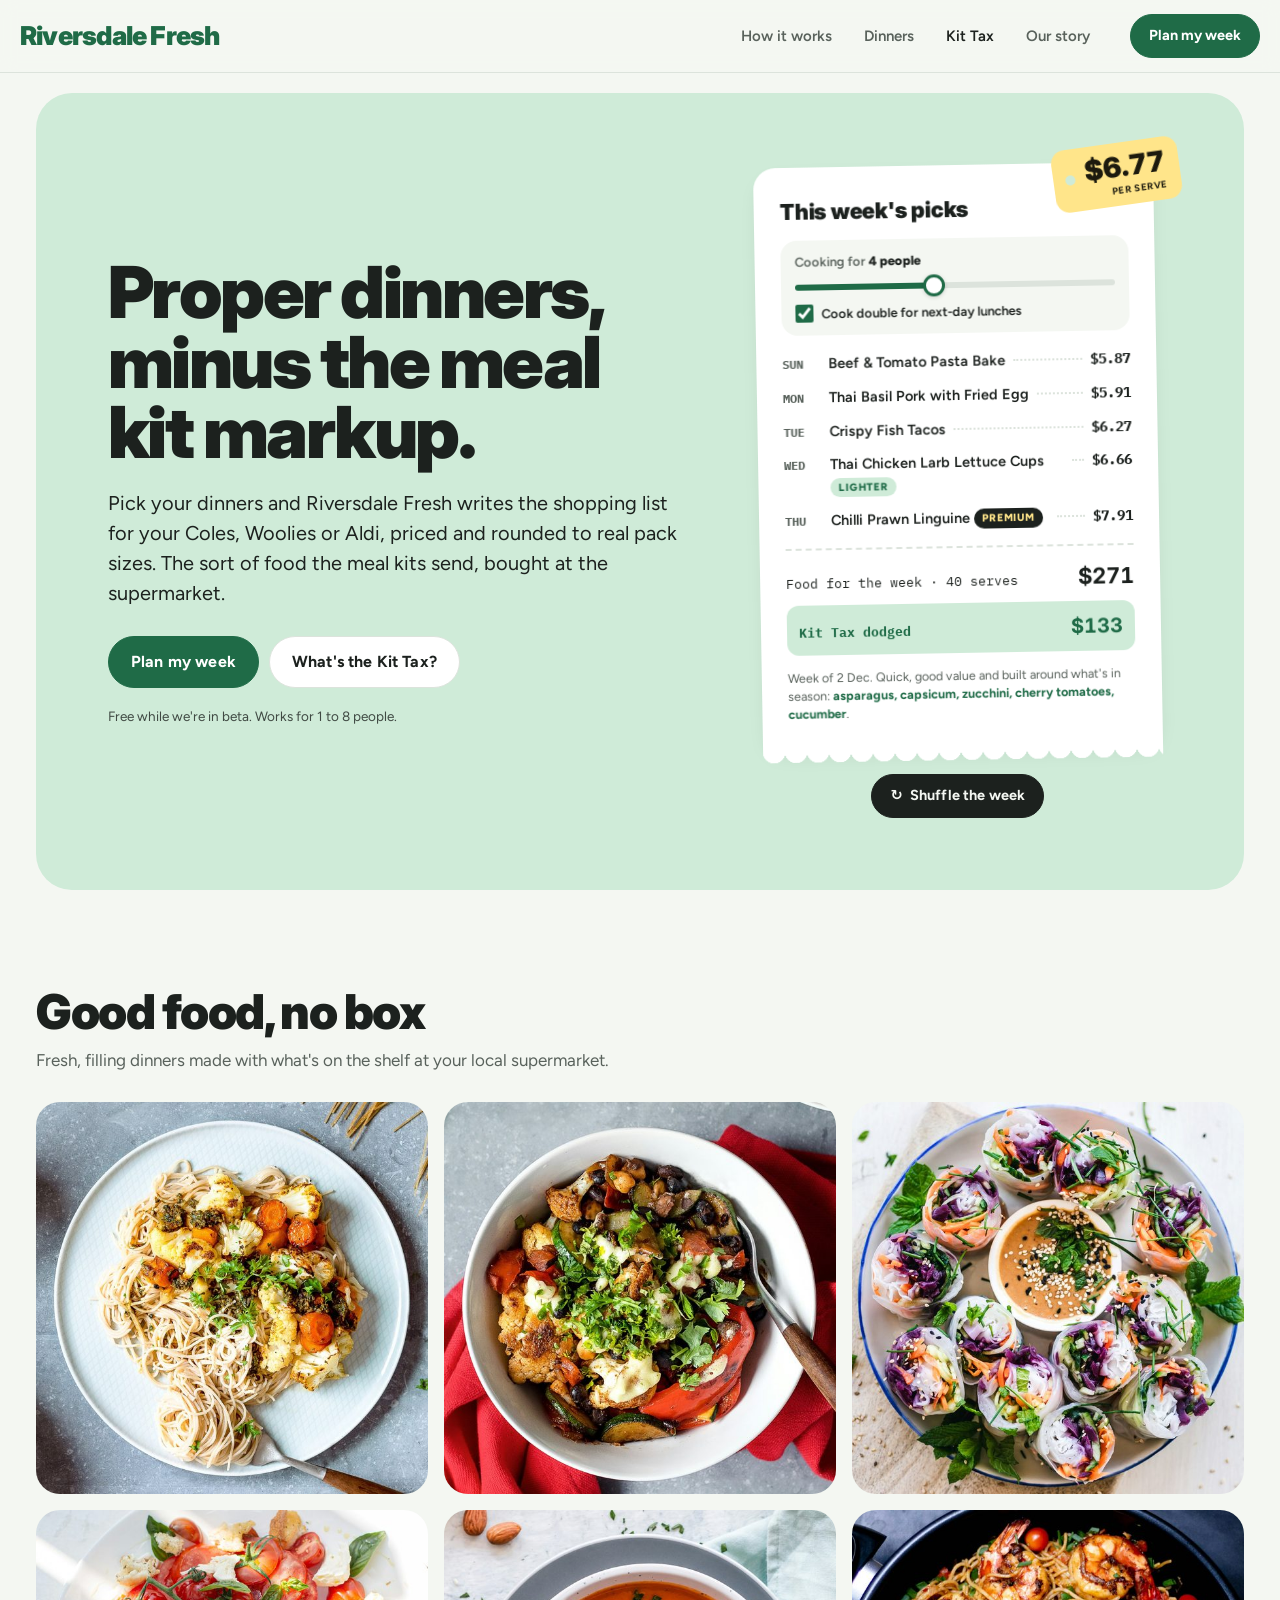
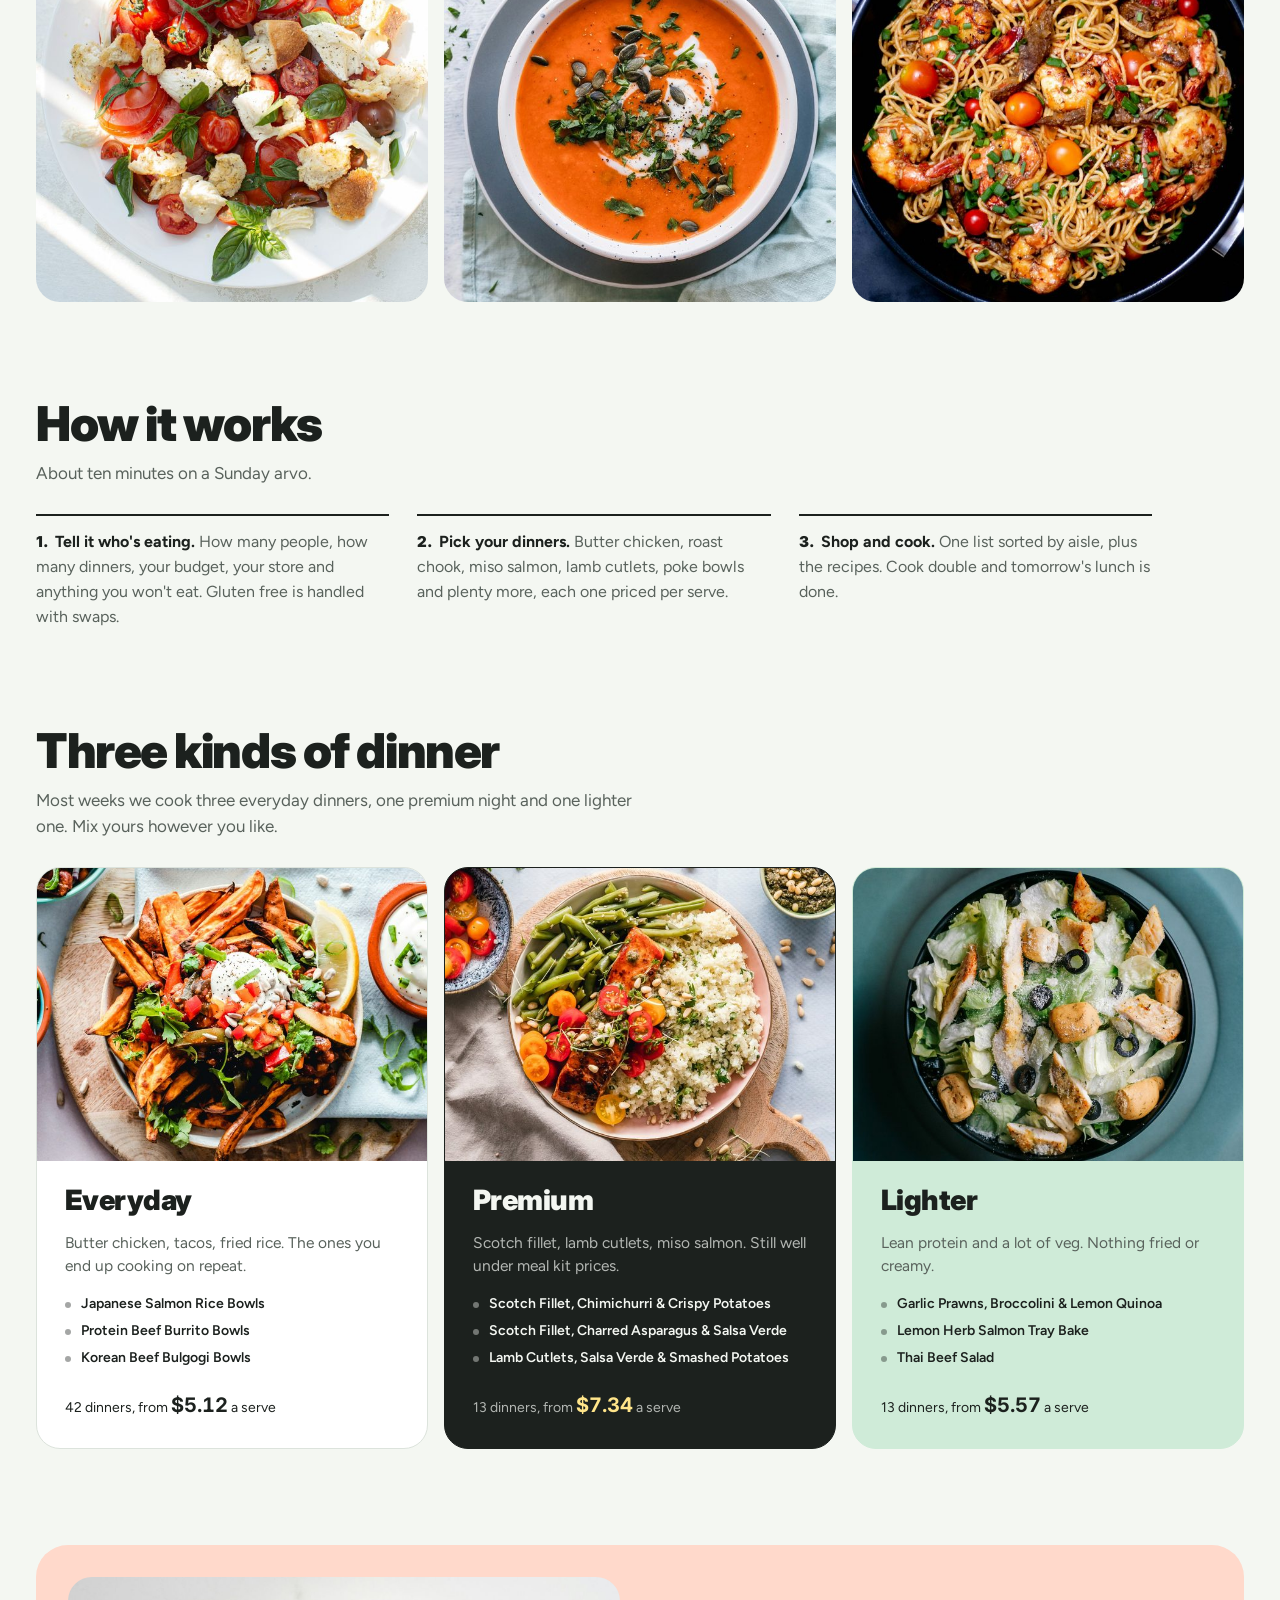
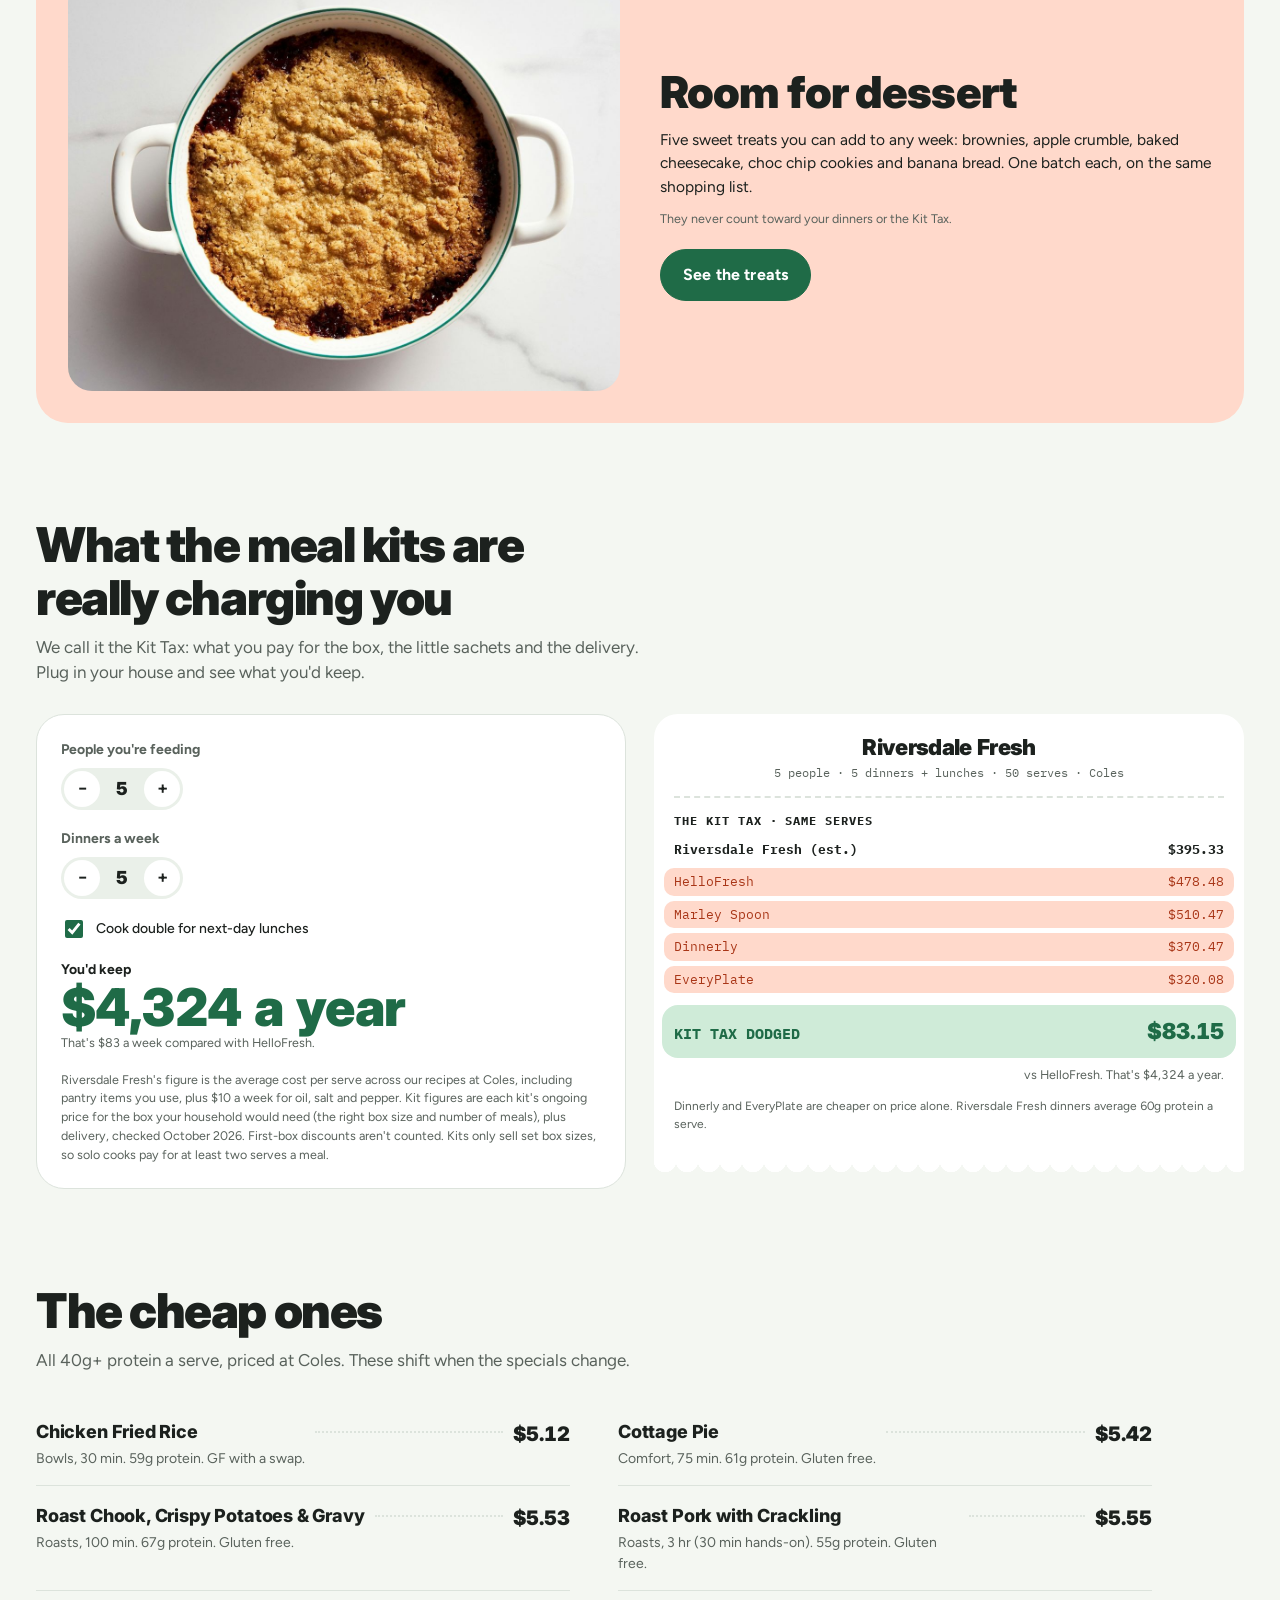
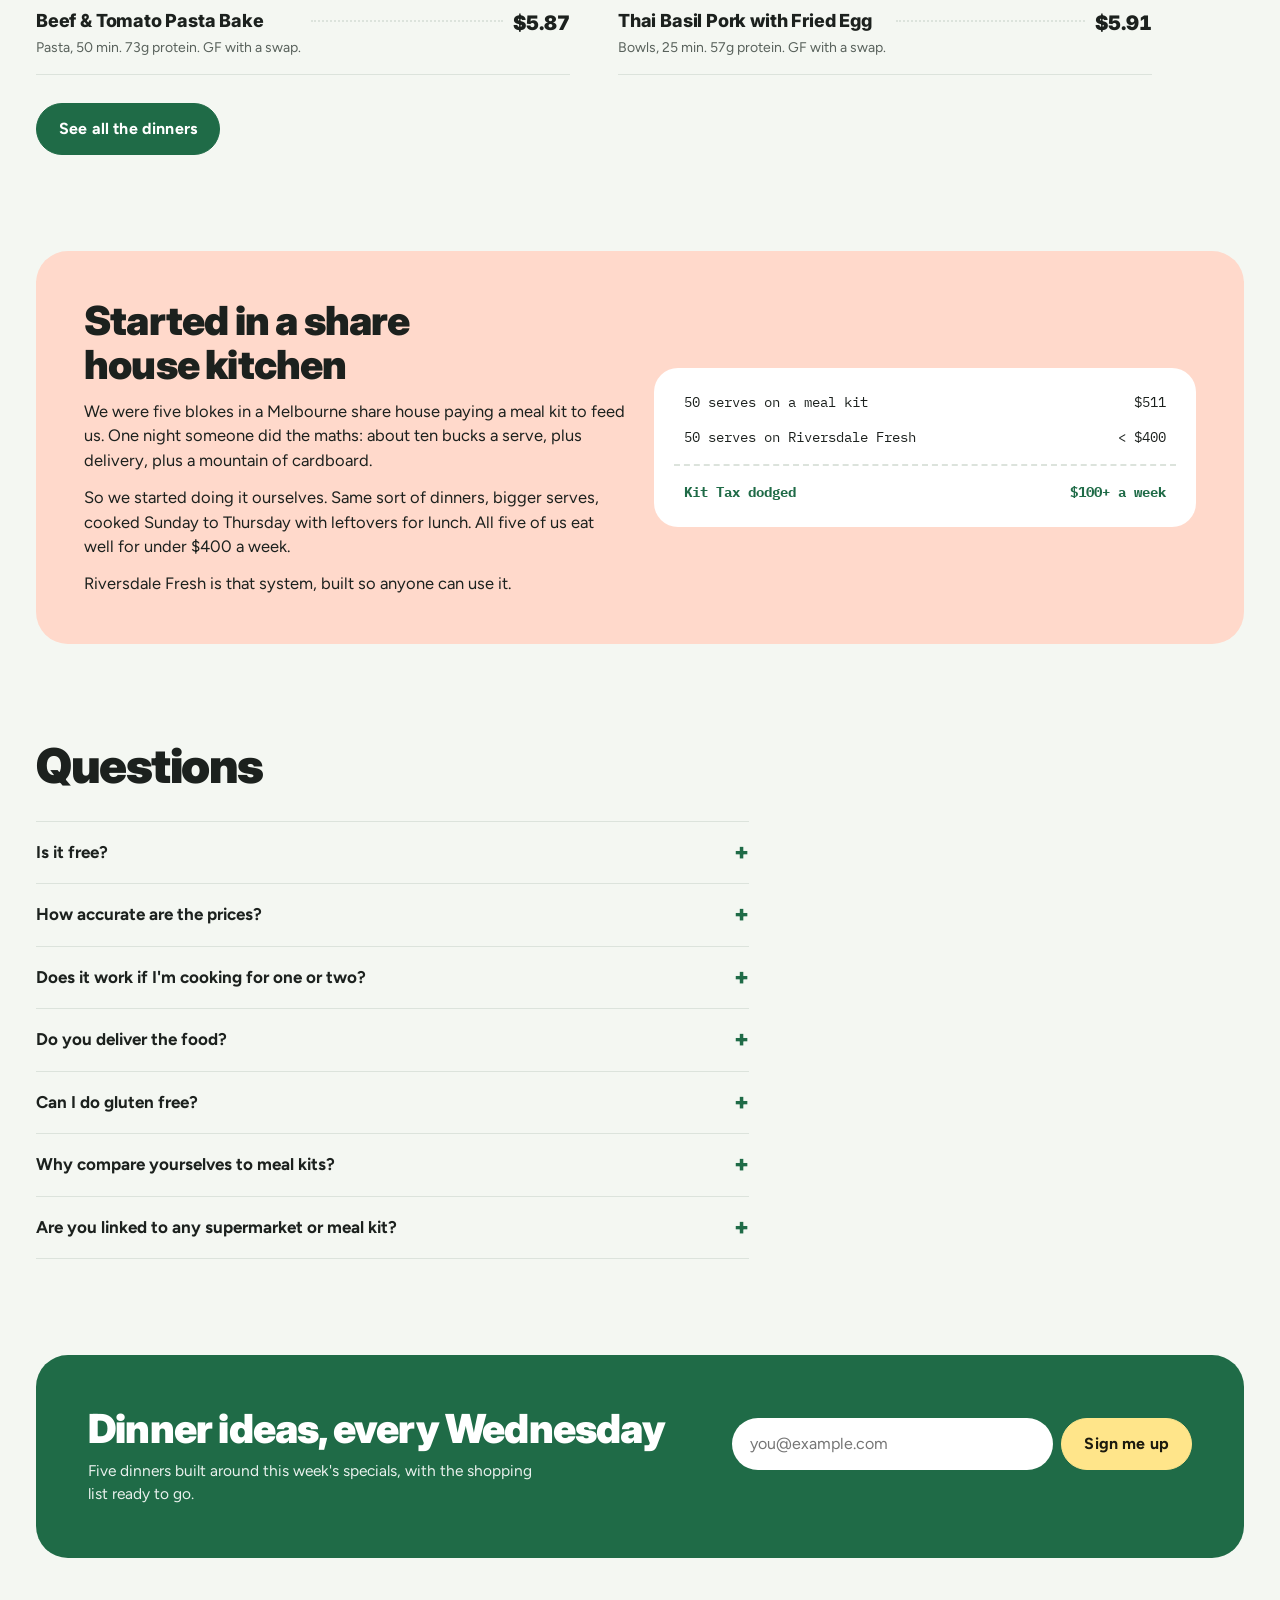
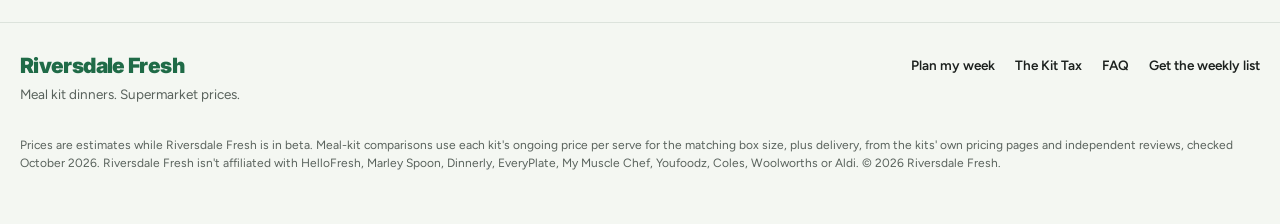
<file: index.html>
<!doctype html>
<html lang="en-AU">
<head>
<meta charset="utf-8">
<meta name="viewport" content="width=device-width, initial-scale=1, viewport-fit=cover">
<title>Riversdale Fresh · Proper dinners, minus the meal kit markup</title>
<meta name="description" content="Pick your dinners, set your budget, and Riversdale Fresh builds the shopping list from your local Coles, Woolies or Aldi. Same food as the meal kits, bigger serves, no box.">
<meta property="og:title" content="Riversdale Fresh · Meal kit dinners at supermarket prices">
<meta property="og:description" content="Pick your dinners, set your budget, and Riversdale Fresh builds the shopping list from your local Coles, Woolies or Aldi. Same food as the meal kits, bigger serves, no box.">
<meta property="og:image" content="assets/img/og.png">
<meta property="og:type" content="website">
<meta name="twitter:card" content="summary_large_image">
<meta name="theme-color" content="#CFEBD8">
<link rel="icon" href="assets/img/riversdale-favicon.ico" sizes="any">
<link rel="icon" href="assets/img/riversdale-icon.svg" type="image/svg+xml">
<link rel="apple-touch-icon" href="assets/img/riversdale-icon-180.png">
<link rel="preconnect" href="https://fonts.googleapis.com">
<link rel="preconnect" href="https://fonts.gstatic.com" crossorigin>
<link rel="stylesheet" href="https://fonts.googleapis.com/css2?family=Inter:opsz,wght@14..32,700..900&family=Figtree:wght@400;500;600;700&family=IBM+Plex+Mono:wght@500;700&display=swap">
<link rel="stylesheet" href="assets/css/riversdale-fresh.css?v=202610172125">
</head>
<body class="page-home">
<a class="skip" href="#main">Skip to content</a>
<nav class="nav" aria-label="Main"><div class="nav-in">
  <a class="logo" href="index.html" aria-label="Riversdale Fresh home"><span class="wm">Riversdale Fresh</span></a>
  <div class="nav-links">
    <a href="index.html#how">How it works</a>
    <a href="index.html#collections">Dinners</a>
    <a href="index.html#kit-tax">Kit Tax</a>
    <a href="index.html#story">Our story</a>
    <a class="btn" href="plan.html">Plan my week</a>
  </div>
</div></nav>

<main id="main" class="home">
  <section class="hero">
    <div>
      <h1>Proper dinners, minus the meal kit markup.</h1>
      <p class="lead">Pick your dinners and Riversdale Fresh writes the shopping list for your Coles, Woolies or Aldi, priced and rounded to real pack sizes. The sort of food the meal kits send, bought at the supermarket.</p>
      <div class="cta"><a class="btn lg" href="plan.html">Plan my week</a><a class="btn ghost lg" href="#kit-tax">What's the Kit Tax?</a></div>
      <p class="trust">Free while we're in beta. Works for 1 to 8 people.</p>
    </div>
    <div class="hero-docket">
      <div class="hang" aria-hidden="true"><div class="ticket num"><b id="hero-serve">$5</b><small>per serve</small></div></div>
      <div class="menu-wrap">
        <div class="menu-card" id="menu-card" aria-live="polite" aria-label="An example week on Riversdale Fresh"></div>
        <button class="btn shuffle" id="shuffle" type="button"><span aria-hidden="true">↻</span> Shuffle the week</button>
      </div>
    </div>
  </section>


  <section class="sec" id="cooking">
    <div class="sec-title"><h2>Good food, no box</h2><p>Fresh, filling dinners made with what's on the shelf at your local supermarket.</p></div>
    <div class="photo-strip">
      <figure><img src="assets/img/food/strip-pesto-pasta.jpg" alt="Spaghetti with roasted cauliflower, carrot and pesto" width="600" height="600" loading="lazy"></figure>
      <figure><img src="assets/img/food/strip-black-bean-bowl.jpg" alt="Roast cauliflower and black bean bowl" width="600" height="600" loading="lazy"></figure>
      <figure><img src="assets/img/food/strip-rice-paper-rolls.jpg" alt="Rice paper rolls with peanut dipping sauce" width="600" height="600" loading="lazy"></figure>
      <figure><img src="assets/img/food/strip-tomato-salad.jpg" alt="Tomato, mozzarella and toasted bread salad" width="600" height="600" loading="lazy"></figure>
      <figure><img src="assets/img/food/strip-pumpkin-soup.jpg" alt="Bowl of roast pumpkin soup" width="600" height="600" loading="lazy"></figure>
      <figure><img src="assets/img/food/strip-prawn-noodles.jpg" alt="Pan of garlic prawn noodles" width="600" height="600" loading="lazy"></figure>
    </div>
  </section>

  <section class="sec" id="how">
    <div class="sec-title"><h2>How it works</h2><p>About ten minutes on a Sunday arvo.</p></div>
    <ol class="how">
      <li><b>Tell it who's eating.</b> How many people, how many dinners, your budget, your store and anything you won't eat. Gluten free is handled with swaps.</li>
      <li><b>Pick your dinners.</b> Butter chicken, roast chook, miso salmon, lamb cutlets, poke bowls and plenty more, each one priced per serve.</li>
      <li><b>Shop and cook.</b> One list sorted by aisle, plus the recipes. Cook double and tomorrow's lunch is done.</li>
    </ol>
  </section>


  <section class="sec" id="collections">
    <div class="sec-title"><h2>Three kinds of dinner</h2><p>Most weeks we cook three everyday dinners, one premium night and one lighter one. Mix yours however you like.</p></div>
    <div class="col-grid" id="col-grid"></div>
  </section>

  <section class="treat-promo" id="treats">
    <figure><img src="assets/img/food/treat-crumble-1200.jpg" alt="Apple crumble in a white baking dish" width="1200" height="900" loading="lazy"></figure>
    <div>
      <h2>Room for dessert</h2>
      <p>Five sweet treats you can add to any week: brownies, apple crumble, baked cheesecake, choc chip cookies and banana bread. One batch each, on the same shopping list.</p>
      <p class="hint">They never count toward your dinners or the Kit Tax.</p>
      <a class="btn lg" href="plan.html#treats">See the treats</a>
    </div>
  </section>

  <section class="sec" id="kit-tax">
    <div class="sec-title"><h2>What the meal kits are really charging you</h2><p>We call it the Kit Tax: what you pay for the box, the little sachets and the delivery. Plug in your house and see what you'd keep.</p></div>
    <div class="calc">
      <div class="panel calc-in">
        <div class="ctrl"><span class="lbl" id="c-l-people">People you're feeding</span>
          <div class="stepper" role="group" aria-labelledby="c-l-people"><button id="c-people-dn" aria-label="Fewer people">−</button><output id="c-people" class="num">5</output><button id="c-people-up" aria-label="More people">+</button></div></div>
        <div class="ctrl"><span class="lbl" id="c-l-din">Dinners a week</span>
          <div class="stepper" role="group" aria-labelledby="c-l-din"><button id="c-din-dn" aria-label="Fewer dinners">−</button><output id="c-din" class="num">5</output><button id="c-din-up" aria-label="More dinners">+</button></div></div>
        <label class="toggle"><input type="checkbox" id="c-lunch" checked> Cook double for next-day lunches</label>
        <div><span class="lbl">You'd keep</span><div class="yr-big num" id="c-year">$0</div><p class="hint" id="c-year-sub"></p></div>
        <p class="hint">Riversdale Fresh's figure is the average cost per serve across our recipes at Coles, including pantry items you use, plus $10 a week for oil, salt and pepper. Kit figures are each kit's ongoing price for the box your household would need (the right box size and number of meals), plus delivery, checked October 2026. First-box discounts aren't counted. Kits only sell set box sizes, so solo cooks pay for at least two serves a meal.</p>
      </div>
      <div class="docket" id="calc-docket" aria-live="polite"></div>
    </div>
  </section>

  <section class="sec" id="dinners">
    <div class="sec-title"><h2>The cheap ones</h2><p>All 40g+ protein a serve, priced at Coles. These shift when the specials change.</p></div>
    <ol class="wins" id="dinner-cards"></ol>
    <div><a class="btn lg" href="plan.html">See all the dinners</a></div>
  </section>

  <section class="story" id="story">
    <div>
      <h2>Started in a share house kitchen</h2>
      <p>We were five blokes in a Melbourne share house paying a meal kit to feed us. One night someone did the maths: about ten bucks a serve, plus delivery, plus a mountain of cardboard.</p>
      <p>So we started doing it ourselves. Same sort of dinners, bigger serves, cooked Sunday to Thursday with leftovers for lunch. All five of us eat well for under $400 a week.</p>
      <p>Riversdale Fresh is that system, built so anyone can use it.</p>
    </div>
    <div class="maths" aria-label="Our weekly maths">
      <div class="ln"><span>50 serves on a meal kit</span><span>$511</span></div>
      <div class="ln"><span>50 serves on Riversdale Fresh</span><span>&lt; $400</span></div>
      <hr class="rule" style="margin:6px 0">
      <div class="ln" style="font-weight:700;color:var(--green)"><span>Kit Tax dodged</span><span>$100+ a week</span></div>
    </div>
  </section>

  <section class="sec" id="faq">
    <div class="sec-title"><h2>Questions</h2></div>
    <div class="faq">
      <details><summary>Is it free?</summary><p>Yes, while we're in beta. You plan, we build the list. No account, no card.</p></details>
      <details><summary>How accurate are the prices?</summary><p>Right now they're our estimates for Melbourne stores. Live weekly Coles and Woolies prices are on the way, refreshed every Wednesday when the specials change.</p></details>
      <details><summary>Does it work if I'm cooking for one or two?</summary><p>Yes. Riversdale Fresh picks the smallest packs that cover what you need, prices meat and veg by weight, shows what you'll have left over, and suggests a dinner that uses it up. Anything left in the pantry carries over to next week rather than counting against this one.</p></details>
      <details><summary>Do you deliver the food?</summary><p>No box, no delivery. You shop at your usual supermarket with our list, which is where the savings come from. A one-tap "send to my trolley" for Coles and Woolies is on our list.</p></details>
      <details><summary>Can I do gluten free?</summary><p>Yes. Tell us how many gluten free eaters you've got and we add the swaps (GF pasta, buns, crumbs, tamari) in the right amounts. Always check labels on sauces and spice mixes.</p></details>
      <details><summary>Why compare yourselves to meal kits?</summary><p>Because that's what we were paying for. We use each kit's lowest published price for the same number of serves, delivery included, and we'll say so when a budget kit comes in cheaper.</p></details>
      <details><summary>Are you linked to any supermarket or meal kit?</summary><p>No. Riversdale Fresh is independent.</p></details>
    </div>
  </section>

  <section class="join" id="join">
    <div><h2>Dinner ideas, every Wednesday</h2><p>Five dinners built around this week's specials, with the shopping list ready to go.</p></div>
    <form id="join-form" novalidate>
      <label for="join-email" class="skip">Email address</label>
      <input id="join-email" name="email" type="email" placeholder="you@example.com" autocomplete="email" required>
      <button class="btn" type="submit">Sign me up</button>
      <p class="msg" id="join-msg" role="status"></p>
    </form>
  </section>
</main>
<footer class="site-foot"><div class="foot-in">
  <div><a class="logo" href="index.html" aria-label="Riversdale Fresh home"><span class="wm">Riversdale Fresh</span></a><p style="margin:8px 0 0">Meal kit dinners. Supermarket prices.</p></div>
  <div class="foot-links"><a href="plan.html">Plan my week</a><a href="index.html#kit-tax">The Kit Tax</a><a href="index.html#faq">FAQ</a><a href="index.html#join">Get the weekly list</a></div>
  <p class="fine">Prices are estimates while Riversdale Fresh is in beta. Meal-kit comparisons use each kit's ongoing price per serve for the matching box size, plus delivery, from the kits' own pricing pages and independent reviews, checked October 2026. Riversdale Fresh isn't affiliated with HelloFresh, Marley Spoon, Dinnerly, EveryPlate, My Muscle Chef, Youfoodz, Coles, Woolworths or Aldi. © 2026 Riversdale Fresh.</p>
</div></footer>
<script src="js/config.js?v=202610172125"></script>
<script src="js/data.js?v=202610172125"></script>
<script src="js/prices.js?v=202610172125"></script>
<script src="js/images.js?v=202610172125"></script>
<script src="js/season.js?v=202610172125"></script>
<script src="js/home.js?v=202610172125"></script>
<script src="js/site.js?v=202610172125"></script>
</body>
</html>
</file>
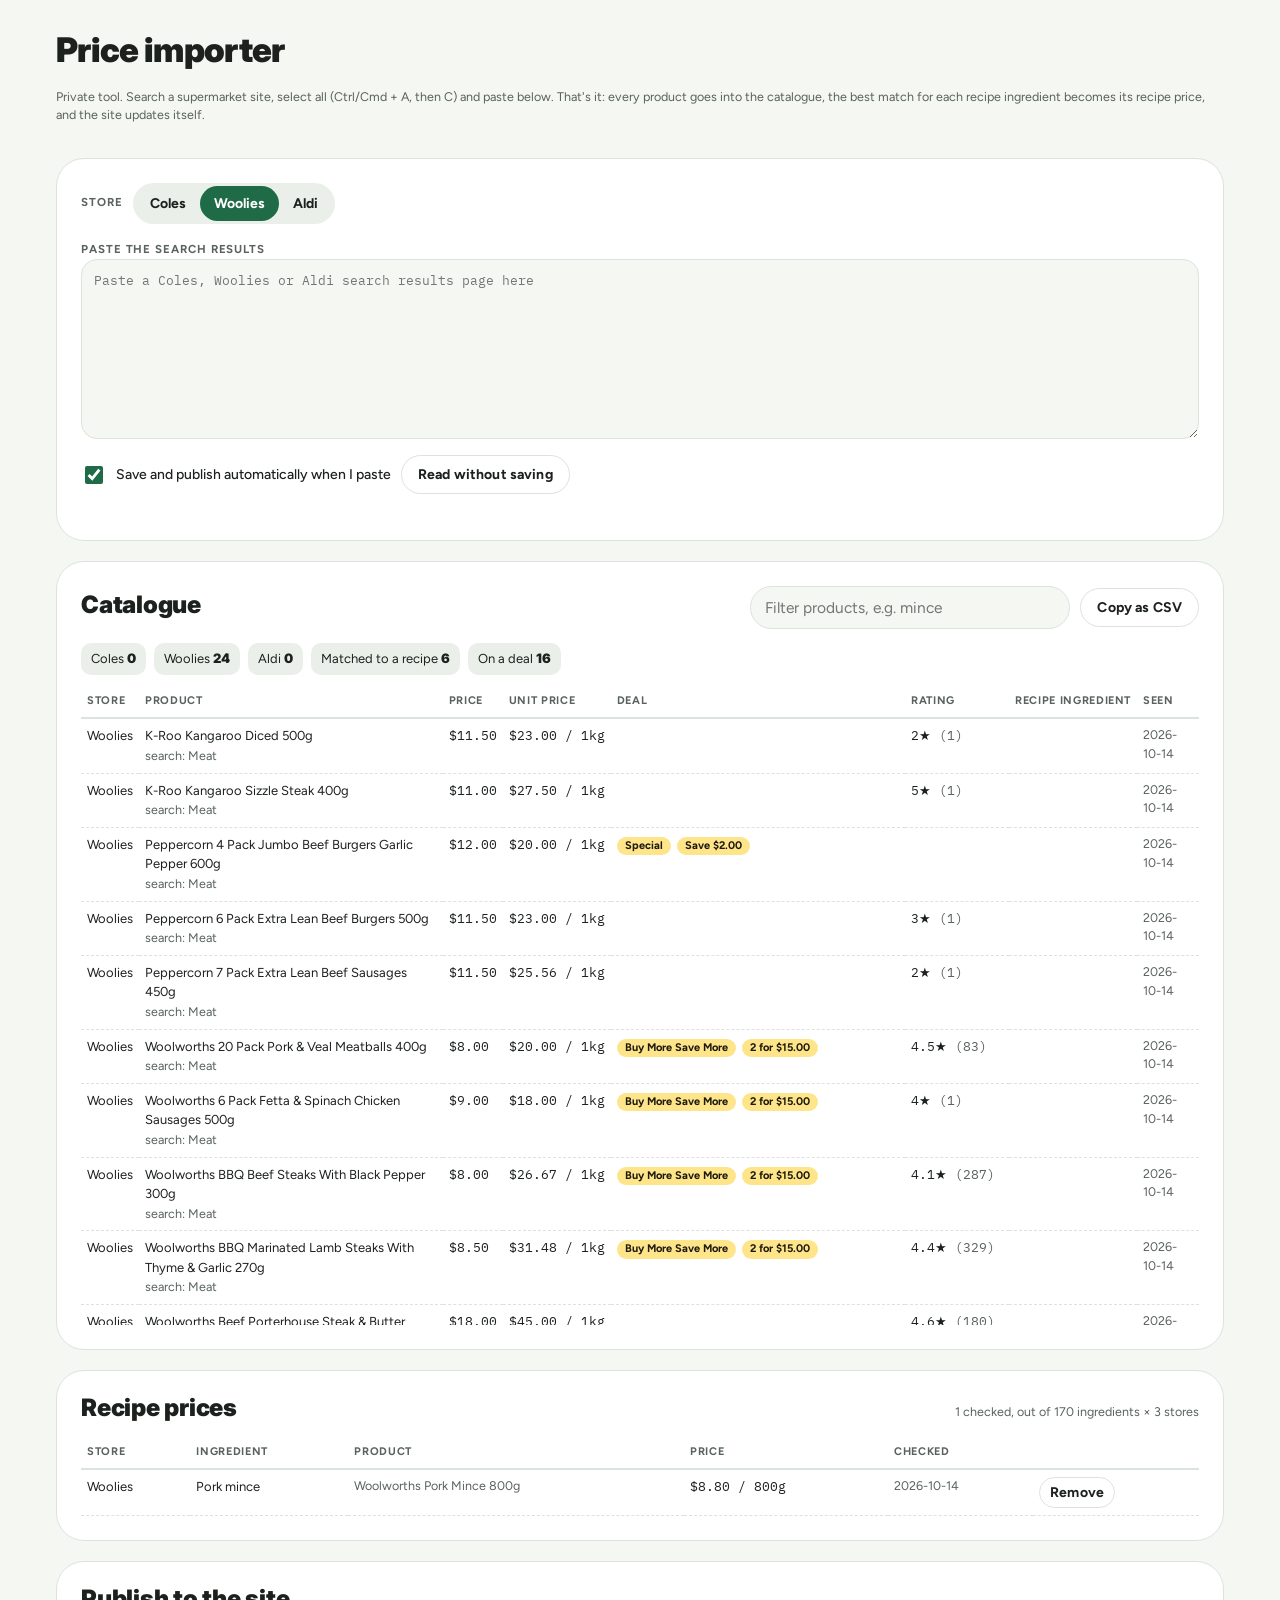
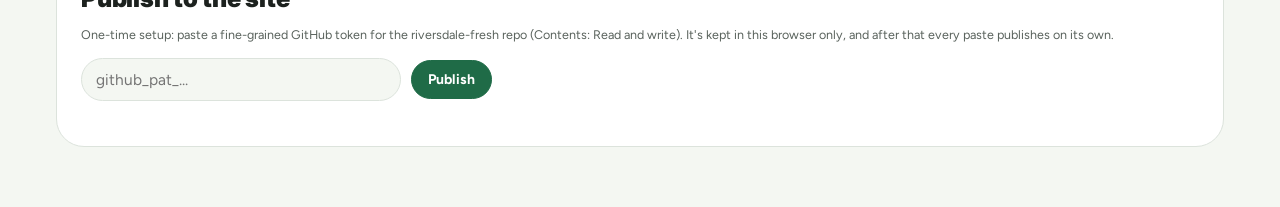
<file: admin/prices.html>
<!doctype html>
<html lang="en-AU">
<head>
<meta charset="utf-8">
<meta name="viewport" content="width=device-width, initial-scale=1, viewport-fit=cover">
<meta name="robots" content="noindex, nofollow">
<title>Price Importer · Riversdale Fresh</title>
<link rel="icon" href="../assets/img/riversdale-favicon.ico" sizes="any">
<link rel="stylesheet" href="https://fonts.googleapis.com/css2?family=Inter:opsz,wght@14..32,700..900&family=Figtree:wght@400;500;600;700&family=IBM+Plex+Mono:wght@500;700&display=swap">
<link rel="stylesheet" href="../assets/css/riversdale-fresh.css?v=202610172125">
<style>
  .admin{max-width:1200px;margin:0 auto;padding-left:max(16px,env(safe-area-inset-left,0px));padding-right:max(16px,env(safe-area-inset-right,0px));padding-block:24px 60px;display:flex;flex-direction:column;gap:20px}
  .admin h1{font-family:var(--display);font-weight:900;font-size:34px;letter-spacing:-.02em;margin:0}
  .admin textarea{width:100%;min-height:180px;border:1px solid var(--line);border-radius:var(--r-md);padding:12px;font-family:var(--mono);font-size:12.5px;background:var(--bg);color:var(--ink)}
  .row{display:flex;flex-wrap:wrap;gap:10px;align-items:center}
  .tbl{width:100%;border-collapse:collapse;font-size:13px}
  .tbl th{text-align:left;font-size:11px;text-transform:uppercase;letter-spacing:.06em;color:var(--muted);padding:8px 6px;border-bottom:2px solid var(--line);white-space:nowrap}
  .tbl td{padding:7px 6px;border-bottom:1px dashed var(--line);vertical-align:top}
  .tbl select{max-width:220px;border:1px solid var(--line);border-radius:8px;padding:5px 8px;background:var(--surface)}
  .tbl .num{font-family:var(--mono);white-space:nowrap}
  .wrapx{overflow-x:auto;max-height:640px;overflow-y:auto}
  .diff.up{color:var(--markup);font-weight:700}.diff.down{color:var(--green);font-weight:700}
  .tag{display:inline-block;background:var(--sunk);border-radius:999px;padding:1px 8px;font-size:11px;font-weight:700;margin:2px 3px 0 0}
  .tag.sp{background:var(--ticket);color:var(--on-ticket)}
  .warn{background:var(--peach);color:var(--markup);border-radius:999px;padding:1px 8px;font-size:11px;font-weight:700}
  .tok,.filter{border:1px solid var(--line);border-radius:999px;padding:9px 14px;min-width:0;width:320px;max-width:100%;background:var(--bg);color:var(--ink)}
  .small{font-size:12.5px;color:var(--muted)}
  .stats{display:flex;flex-wrap:wrap;gap:8px}
  .stats span{background:var(--sunk);border-radius:var(--r-sm);padding:6px 10px;font-size:13px}
  .stats b{font-family:var(--display);font-weight:900}
</style>
</head>
<body>
<main class="admin">
  <div><h1>Price importer</h1><p class="small">Private tool. Search a supermarket site, select all (Ctrl/Cmd + A, then C) and paste below. That's it: every product goes into the catalogue, the best match for each recipe ingredient becomes its recipe price, and the site updates itself.</p></div>

  <section class="panel">
    <div class="row" style="margin-bottom:12px">
      <span class="eyebrow">Store</span>
      <div class="seg" id="store"><button data-s="coles" aria-pressed="false">Coles</button><button data-s="woolies" aria-pressed="true">Woolies</button><button data-s="aldi" aria-pressed="false">Aldi</button></div>
    </div>
    <label for="paste" class="eyebrow">Paste the search results</label>
    <textarea id="paste" placeholder="Paste a Coles, Woolies or Aldi search results page here"></textarea>
    <div class="row" style="margin-top:10px"><label class="toggle"><input type="checkbox" id="auto" checked> Save and publish automatically when I paste</label><button class="btn ghost" id="find">Read without saving</button></div>
    <p class="msg" id="found" role="status" style="font-size:14px;font-weight:600;color:var(--ink)"></p>
  </section>

  <details class="panel" id="results-panel" hidden>
    <summary class="sec-head" style="cursor:pointer"><h2 style="display:inline">Last paste</h2> <span class="small">Optional: open to review or change a match</span></summary>
    <div class="wrapx"><table class="tbl"><thead><tr><th>Recipe price</th><th>Product</th><th>Price</th><th>Unit price</th><th>Deal</th><th>Rating</th><th>recipe ingredient</th><th>Vs current</th></tr></thead><tbody id="results"></tbody></table></div>
    <div class="row" style="margin-top:12px"><button class="btn" id="add">Save these changes</button><span class="small" id="added"></span></div>
  </details>

  <section class="panel">
    <div class="sec-head"><h2>Catalogue</h2><div class="row"><input class="filter" id="filter" placeholder="Filter products, e.g. mince" aria-label="Filter catalogue"><button class="btn ghost" id="csv">Copy as CSV</button></div></div>
    <div class="stats" id="cstats"></div>
    <div class="wrapx" style="margin-top:10px"><table class="tbl"><thead><tr><th>Store</th><th>Product</th><th>Price</th><th>Unit price</th><th>Deal</th><th>Rating</th><th>recipe ingredient</th><th>Seen</th></tr></thead><tbody id="catalogue"></tbody></table></div>
  </section>

  <section class="panel">
    <div class="sec-head"><h2>Recipe prices</h2><span class="small" id="count"></span></div>
    <div class="wrapx"><table class="tbl"><thead><tr><th>Store</th><th>Ingredient</th><th>Product</th><th>Price</th><th>Checked</th><th></th></tr></thead><tbody id="saved"></tbody></table></div>
  </section>

  <section class="panel">
    <div class="sec-head"><h2>Publish to the site</h2></div>
    <p class="small">One-time setup: paste a fine-grained GitHub token for the riversdale-fresh repo (Contents: Read and write). It's kept in this browser only, and after that every paste publishes on its own.</p>
    <div class="row"><input class="tok" id="token" type="password" placeholder="github_pat_..." autocomplete="off"><button class="btn" id="publish">Publish</button></div>
    <p class="msg" id="pubmsg" role="status"></p>
  </section>
</main>

<script src="../js/data.js?v=202610172125"></script>
<script src="../js/prices.js?v=202610172125"></script>
<script>
(function(){
  const $=s=>document.querySelector(s);
  const REPO='AngusJChisholm/riversdale-fresh';
  const esc=s=>String(s??'').replace(/[&<>"]/g,c=>({'&':'&amp;','<':'&lt;','>':'&gt;','"':'&quot;'}[c]));
  const money=v=>v==null?'':'$'+(+v).toFixed(2);
  const today=new Date().toISOString().slice(0,10);
  const STORES=['coles','woolies','aldi'];const SN={coles:'Coles',woolies:'Woolies',aldi:'Aldi'};
  let store='woolies';
  const load=(k,f)=>{try{const v=localStorage.getItem(k);return v?JSON.parse(v):f}catch(e){return f}};
  const keep=(k,v)=>{try{localStorage.setItem(k,JSON.stringify(v))}catch(e){}};
  let P=load('docket-prices-draft',JSON.parse(JSON.stringify(window.DOCKET_PRICES||{coles:{},woolies:{},aldi:{}})));
  let CAT=load('docket-catalogue-draft',null);
  try{$('#token').value=localStorage.getItem('docket-gh-token')||''}catch(e){}
  let found=[];

  document.querySelectorAll('#store button').forEach(b=>b.onclick=()=>{store=b.dataset.s;document.querySelectorAll('#store button').forEach(x=>x.setAttribute('aria-pressed',x===b))});

  // ---------- Read every product on the pasted page ----------
  const END=/^(add to cart|add to trolley|add|save to list|save to my list|view product|next|previous)$/i;
  const NOISE=/^(was|min|max|range|save|special|seasonal|lower shelf|buy more|add to|save to|\d+(\.\d+)?$|\/|\d+ for |shop now|page \d|sort by|in stock|specials|hide|all filters|everyday market|new|price drop|down down|\d+ –|showing results|view all|relevance|best unit price|instant recipe|ask olive|find out more)/i;
  const isName=l=>!/^\$/.test(l)&&!NOISE.test(l)&&!END.test(l)&&/[a-z]/i.test(l)&&(/\d/.test(l)||l.length>20)&&l.length<180;
  function parse(text){
    const L=text.split(/\r?\n/).map(s=>s.trim()).filter(Boolean);const out=[];const seen=new Set();
    const sm=text.match(/results for\s*["“]([^"”]+)["”]/i);const search=sm?sm[1]:'';
    for(let i=0;i<L.length;i++){
      const m=L[i].match(/^\$(\d+(?:\.\d{1,2})?)$/);if(!m)continue;
      // the product block: back to the last end marker, forward to the next one
      let b=i-1;while(b>=0&&!END.test(L[b])&&!/^\$\d/.test(L[b])&&i-b<9)b--;
      let e=i+1;while(e<L.length&&!END.test(L[e])&&!(/^\$\d+(\.\d+)?$/.test(L[e])&&e>i+2)&&e-i<12)e++;
      const before=L.slice(b+1,i),after=L.slice(i+1,e);const blob=[...before,...after].join(' \n ');
      const aheadNames=after.filter(isName),behindNames=before.filter(isName);
      const name=aheadNames.find(a=>behindNames.includes(a))||behindNames[behindNames.length-1]||aheadNames[0];
      if(!name)continue;
      const key=name+'|'+m[1];if(seen.has(key))continue;seen.add(key);
      const um=blob.match(/\$\s*([\d.]+)\s*(?:\/|per)\s*(\d*)\s*(kg|g|l|ml|ea|each)\b/i);
      const was=blob.match(/was\s*\$?\s*([\d.]+)\s*(kg)?(?:\s*-\s*([\d/]+))?/i);
      const multi=blob.match(/(\d+)\s*for\s*\$\s*([\d.]+)/i);
      const save=blob.match(/save\s*\$\s*([\d.]+)/i);
      const range=blob.match(/min\s*\$([\d.]+)\s*-\s*max\s*\$([\d.]+)/i);
      let rating=null,reviews=null;
      for(let k=0;k<after.length-2;k++){if(/^\d(\.\d)?$/.test(after[k])&&after[k+1]==='/'&&/^\d+$/.test(after[k+2])){rating=+after[k];reviews=+after[k+2];break}}
      const badges=[...before,...after].filter(l=>/^(seasonal price|lower shelf price|special|buy more save more|down down|price drop|new|half price|low price|everyday low price|online only)$/i.test(l)||/^australian\s+\w+$/i.test(l));
      const sz=sizeOf(name);
      out.push({name:name.replace(/\s*\|\s*/g,' '),price:+m[1],unit:um?{p:+um[1],amt:+(um[2]||1),u:um[3].toLowerCase()}:null,
        was:was?{p:+was[1],perKg:!!was[2],until:was[3]||''}:null,multi:multi?{n:+multi[1],p:+multi[2]}:null,save:save?+save[1]:null,
        range:range?{min:+range[1],max:+range[2]}:null,rating,reviews,badges:[...new Set(badges)],size:sz.label,search});
    }
    return out;
  }

  // ---------- Match to recipe ingredients ----------
  const STOP=new Set(['and','the','with','fresh','pack','tin','jar','each','bunch','free','range','approx','australian','coles','woolworths','aldi','rspca','approved']);
  const WRONG=/marinated|sausage|burger|meatball|slow cooked|\bcook\b|bbq|schnitzel|stir fry|knuckle|rib|kangaroo|kebab|crumbed|kiev|nugget|smoked|seasoned|portion/i;
  const words=s=>s.toLowerCase().replace(/\([^)]*\)/g,' ').split(/[^a-z]+/).filter(w=>w.length>2&&!STOP.has(w));
  function bestMatch(name){
    const pw=new Set(words(name));let best=null,score=0;
    for(const[id,it]of Object.entries(ING)){
      const iw=words(it.n);if(!iw.length)continue;
      const hit=iw.filter(w=>pw.has(w)||pw.has(w.replace(/s$/,''))||pw.has(w+'s')).length;
      let sc=hit/iw.length;if(WRONG.test(name)&&!WRONG.test(it.n))sc*=.4;
      if(/\b(beef|pork|lamb|chicken|steaks?|salmon|prawns?|veal)\b/i.test(name)&&it.a!=='M'&&it.a!=='Z')sc*=.3;
      if(sc>score){score=sc;best=id}
    }
    return score>=.66?best:'';
  }
  function sizeOf(name){
    const range=/\d+(\.\d+)?\s*(g|kg)\s*-\s*\d/i.test(name);
    const ms=[...name.matchAll(/(\d+(?:\.\d+)?)\s*(kg|g|ml|l)\b/gi)];const last=ms[ms.length-1];
    const pack=name.match(/(\d+)\s*(pack|pk)\b/i);
    const label=range?(name.match(/\d+(\.\d+)?\s*(g|kg)\s*-\s*\d+(\.\d+)?\s*(g|kg)/i)||[''])[0]:last?last[0]:pack?pack[0]:'';
    return{range,label,amt:last?+last[1]*(/kg|^l$/i.test(last[2])?1000:1):null,su:last?last[2].toLowerCase().replace('kg','g').replace(/^l$/,'ml'):null,count:pack?+pack[1]:null};
  }
  function toIng(f,id){
    const it=ING[id];if(!it)return null;const sz=sizeOf(f.name);
    if(it.u==='ea')return{p:f.price,pk:it.pk>1?(sz.count||it.pk):1};
    if(!sz.range&&sz.amt&&sz.su===it.u)return{p:f.price,pk:sz.amt};
    if(f.unit&&f.unit.u!=='ea'&&f.unit.u!=='each'){const base=f.unit.u==='kg'||f.unit.u==='l'?1000:1;const amt=f.unit.amt*base;return{p:+(f.unit.p*(1000/amt)).toFixed(2),pk:1000}}
    return{p:f.price,pk:it.pk};
  }
  const current=id=>{const r=(P[store]||{})[id]||(P.coles||{})[id];return r?{p:r.p,pk:r.pk||ING[id].pk}:{p:ING[id].p,pk:ING[id].pk}};
  const ingOptions=sel=>'<option value="">(none)</option>'+Object.entries(ING).sort((a,b)=>a[1].n.localeCompare(b[1].n)).map(([id,it])=>`<option value="${id}" ${id===sel?'selected':''}>${esc(it.n)}</option>`).join('');
  const unitTxt=u=>u?`${money(u.p)} / ${u.amt}${u.u}`:'';
  const dealTxt=f=>[...(f.badges||[]).map(b=>`<span class="tag${/special|save|half|down|price drop/i.test(b)?' sp':''}">${esc(b)}</span>`),
    f.multi?`<span class="tag sp">${f.multi.n} for ${money(f.multi.p)}</span>`:'',f.save?`<span class="tag sp">Save ${money(f.save)}</span>`:'',
    f.was?`<span class="small">was ${money(f.was.p)}${f.was.perKg?'/kg':''}${f.was.until?' ('+esc(f.was.until)+')':''}</span>`:'',
    f.range?`<span class="small">${money(f.range.min)} to ${money(f.range.max)}</span>`:''].join(' ');
  const ratingTxt=f=>f.rating!=null?`${f.rating}★ <span class="small">(${f.reviews})</span>`:'';

  function renderResults(){
    const bestBy={};
    found.forEach((f,i)=>{if(!f.id)return;const c=toIng(f,f.id);if(!c)return;const per=c.p/c.pk;if(!(f.id in bestBy)||per<bestBy[f.id].per)bestBy[f.id]={i,per}});
    found.forEach((f,i)=>{if(f.tick===undefined)f.tick=!!(f.id&&bestBy[f.id]&&bestBy[f.id].i===i)});
    $('#results').innerHTML=found.map((f,i)=>{
      let cmp='';if(f.id){const c=toIng(f,f.id),cur=current(f.id);const pct=Math.round(((c.p/c.pk)/(cur.p/cur.pk)-1)*100);
        cmp=`<span class="diff ${pct>0?'up':pct<0?'down':''}">${pct>0?'+':''}${pct}%</span>${Math.abs(pct)>60?' <span class="warn">check</span>':''}`}
      return`<tr><td><input type="checkbox" data-i="${i}" class="tick" ${f.tick?'checked':''} ${f.id?'':'disabled'} aria-label="Use as Recipe price"></td><td>${esc(f.name)}${f.size?`<br><span class="small">${esc(f.size)}</span>`:''}</td><td class="num">${money(f.price)}</td><td class="num">${unitTxt(f.unit)}</td><td>${dealTxt(f)}</td><td class="num">${ratingTxt(f)}</td><td><select data-i="${i}" class="ing" aria-label="recipe ingredient">${ingOptions(f.id)}</select></td><td>${cmp}</td></tr>`}).join('');
    $('#results-panel').hidden=!found.length;
  }
  $('#find').onclick=()=>{
    found=parse($('#paste').value).map(f=>({...f,id:bestMatch(f.name)}));
    $('#found').textContent=found.length?`Read ${found.length} products${found[0]&&found[0].search?` for "${found[0].search}"`:''}. ${found.filter(f=>f.id).length} match a recipe ingredient.`:'No products found. Make sure you copied the whole results page.';
    renderResults();
  };
  $('#results').addEventListener('change',e=>{const i=+e.target.dataset.i;if(e.target.classList.contains('ing')){found[i].id=e.target.value;found[i].tick=!!e.target.value;renderResults()}else found[i].tick=e.target.checked});

  function addAll(){
    if(!CAT)return null;
    let added=0,updated=0,priced=0;P[store]=P[store]||{};
    found.forEach(f=>{
      const k=store+'|'+f.name.toLowerCase();const prev=CAT.products[k];
      const entry={store,name:f.name,size:f.size,price:f.price,unit:f.unit,was:f.was,multi:f.multi,save:f.save,range:f.range,rating:f.rating,reviews:f.reviews,badges:f.badges,search:f.search||(prev&&prev.search)||'',ingredient:f.id||(prev&&prev.ingredient)||'',first:prev?prev.first:today,last:today,history:prev?prev.history.slice():[]};
      const h=entry.history;if(!h.length||h[h.length-1].at!==today||h[h.length-1].p!==f.price){if(h.length&&h[h.length-1].at===today)h.pop();h.push({at:today,p:f.price})}
      CAT.products[k]=entry;prev?updated++:added++;
      if(f.tick&&f.id){const c=toIng(f,f.id);if(c){
        const ex=P[store][f.id];const fresh=ex&&ex.at&&(Date.now()-Date.parse(ex.at))<7*864e5;
        const base=ING[f.id];const ratio=(c.p/c.pk)/(base.p/base.pk);
        if(ratio>2.5||ratio<.3)return; // way off the estimate: probably the wrong product, leave it in the catalogue only
        if(fresh&&ex.name!==f.name&&ex.p/(ex.pk||base.pk)<=c.p/c.pk)return; // keep this week's cheaper find
        P[store][f.id]={p:c.p,pk:c.pk,name:f.name,at:today};priced++}}
    });
    CAT.updated=today;keep('docket-catalogue-draft',CAT);keep('docket-prices-draft',P);
    renderCatalogue();renderSaved();
    return{added,updated,priced};
  }
  $('#add').onclick=async()=>{const r=addAll();if(!r)return;$('#added').textContent=`${r.added} new, ${r.updated} updated, ${r.priced} Recipe prices set.`;await publish(true)};

  // ---------- Catalogue ----------
  function renderCatalogue(){
    if(!CAT){$('#catalogue').innerHTML='<tr><td colspan="8" class="small">Loading...</td></tr>';return}
    const all=Object.values(CAT.products);const q=$('#filter').value.trim().toLowerCase();
    const rows=all.filter(p=>!q||p.name.toLowerCase().includes(q)||(p.search||'').toLowerCase().includes(q)).sort((a,b)=>a.name.localeCompare(b.name)||a.store.localeCompare(b.store)).slice(0,500);
    $('#cstats').innerHTML=STORES.map(s=>`<span>${SN[s]} <b>${all.filter(p=>p.store===s).length}</b></span>`).join('')+`<span>Matched to a recipe <b>${all.filter(p=>p.ingredient).length}</b></span><span>On a deal <b>${all.filter(p=>p.was||p.multi||p.save||(p.badges||[]).length).length}</b></span>`;
    $('#catalogue').innerHTML=rows.map(p=>`<tr><td>${SN[p.store]}</td><td>${esc(p.name)}${p.search?`<br><span class="small">search: ${esc(p.search)}</span>`:''}</td><td class="num">${money(p.price)}</td><td class="num">${unitTxt(p.unit)}</td><td>${dealTxt(p)}</td><td class="num">${ratingTxt(p)}</td><td class="small">${esc(ING[p.ingredient]?.n||'')}</td><td class="small">${esc(p.last)}${p.history&&p.history.length>1?`<br>${p.history.length} prices`:''}</td></tr>`).join('')||'<tr><td colspan="8" class="small">Nothing yet. Paste a results page above.</td></tr>';
  }
  $('#filter').addEventListener('input',renderCatalogue);
  $('#csv').onclick=async()=>{
    if(!CAT)return;const cols=['store','name','size','price','unit_price','unit','was','multi_buy','save','rating','reviews','deals','search','docket_ingredient','first_seen','last_seen'];
    const q=v=>`"${String(v??'').replace(/"/g,'""')}"`;
    const lines=[cols.join(',')].concat(Object.values(CAT.products).map(p=>[p.store,p.name,p.size,p.price,p.unit?.p,p.unit?`${p.unit.amt}${p.unit.u}`:'',p.was?.p,p.multi?`${p.multi.n} for ${p.multi.p}`:'',p.save,p.rating,p.reviews,(p.badges||[]).join('; '),p.search,p.ingredient,p.first,p.last].map(q).join(',')));
    try{await navigator.clipboard.writeText(lines.join('\n'));$('#pubmsg').textContent='Catalogue copied as CSV. Paste it into a spreadsheet.'}catch(e){$('#pubmsg').textContent='Copy was blocked.'}
  };

  // ---------- Recipe prices ----------
  function renderSaved(){
    const rows=[];STORES.forEach(s=>Object.entries(P[s]||{}).forEach(([id,r])=>rows.push({s,id,r})));
    rows.sort((a,b)=>a.s.localeCompare(b.s)||(ING[a.id]?.n||'').localeCompare(ING[b.id]?.n||''));
    $('#saved').innerHTML=rows.map(x=>`<tr><td>${SN[x.s]}</td><td>${esc(ING[x.id]?.n||x.id)}</td><td class="small">${esc(x.r.name||'')}</td><td class="num">${money(x.r.p)} / ${x.r.pk}${ING[x.id]?.u==='ea'?'':ING[x.id]?.u||''}</td><td class="small">${esc(x.r.at||'')}</td><td><button class="btn ghost rm" data-s="${x.s}" data-id="${x.id}" style="padding:4px 10px">Remove</button></td></tr>`).join('');
    $('#count').textContent=`${rows.length} checked, out of ${Object.keys(ING).length} ingredients × 3 stores`;
  }
  $('#saved').addEventListener('click',e=>{const b=e.target.closest('.rm');if(!b)return;delete P[b.dataset.s][b.dataset.id];keep('docket-prices-draft',P);renderSaved()});

  // ---------- Publish ----------
  const pricesFile=()=>`// Real shelf prices, checked by hand. Managed from admin/prices.html.
// Each entry: p = shelf price, pk = pack size (in the ingredient's unit), name = product checked, at = date checked.
window.DOCKET_PRICES = ${JSON.stringify(P,null,2)};
`;
  const b64=s=>btoa(unescape(encodeURIComponent(s)));
  async function putFile(tok,path,text,msg){
    const api=`https://api.github.com/repos/${REPO}/contents/${path}`;const h={'Authorization':`Bearer ${tok}`,'Accept':'application/vnd.github+json'};
    const cur=await fetch(api+'?ref=main',{headers:h});let sha;
    if(cur.ok)sha=(await cur.json()).sha;else if(cur.status!==404)throw new Error('Could not read '+path+' ('+cur.status+'). Check the token.');
    const res=await fetch(api,{method:'PUT',headers:{...h,'Content-Type':'application/json'},body:JSON.stringify({message:msg,content:b64(text),sha,branch:'main'})});
    if(!res.ok)throw new Error('GitHub refused '+path+' ('+res.status+').');
  }
  async function publish(quiet){
    const tok=$('#token').value.trim();if(!tok){$('#pubmsg').textContent='Saved in this browser. Add your GitHub token below to publish to the site.';return false}
    if(!CAT){$('#pubmsg').textContent='Catalogue still loading.';return false}
    try{localStorage.setItem('docket-gh-token',tok)}catch(e){}
    $('#pubmsg').textContent='Publishing...';
    try{
      await putFile(tok,'data/catalogue.json',JSON.stringify(CAT),`Update catalogue (${today})`);
      await putFile(tok,'js/prices.js',pricesFile(),`Update prices (${today})`);
      try{localStorage.removeItem('docket-prices-draft');localStorage.removeItem('docket-catalogue-draft')}catch(e){}
      $('#pubmsg').textContent=`Published ${Object.keys(CAT.products).length} catalogue products and the recipe prices. The live site updates in about a minute.`;
      return true;
    }catch(e){$('#pubmsg').textContent=e.message;return false}
  }
  $('#publish').onclick=()=>publish();
  // Seamless mode: paste = read, save and publish
  $('#paste').addEventListener('paste',()=>setTimeout(async()=>{
    if(!$('#auto').checked)return;
    found=parse($('#paste').value).map(f=>({...f,id:bestMatch(f.name)}));renderResults();
    if(!found.length){$('#found').textContent='No products found. Make sure you copied the whole results page.';return}
    const r=addAll();if(!r){$('#found').textContent='Catalogue still loading, paste again in a second.';return}
    $('#paste').value='';
    $('#found').textContent=`${SN[store]}${found[0].search?` "${found[0].search}"`:''}: ${found.length} products read. ${r.added} new, ${r.updated} updated, ${r.priced} Recipe price${r.priced===1?'':'s'} set. Publishing...`;
    const ok=await publish(true);
    $('#found').textContent=$('#found').textContent.replace('Publishing...',ok?'Published. Next search!':'Saved here, not published yet (see below).');
  },50));

  // Load the published catalogue unless there's an unpublished draft in this browser
  (async()=>{
    if(!CAT){try{const r=await fetch('../data/catalogue.json?'+Date.now());CAT=r.ok?await r.json():null}catch(e){}}
    if(!CAT||!CAT.products)CAT={updated:'',products:{}};
    renderCatalogue();
  })();
  renderSaved();renderCatalogue();
})();
</script>
</body>
</html>
</file>
<file: assets/css/riversdale-fresh.css>
/* Riversdale Fresh site styles. Tokens first, then site chrome (nav, footer), the home page, then the planner. */
:root{
  --bg:#F4F7F2; --surface:#FFFFFF; --sunk:#EAF0E9; --ink:#1C211E; --muted:#59625C; --line:#DCE3DC;
  --green:#1F6B47; --on-green:#FFFFFF; --mint:#CFEBD8; --ticket:#FFE58A; --on-ticket:#1C1A0E;
  --markup:#A93617; --peach:#FFD9CB; --bad:#A93617;
  --display:"Inter",system-ui,-apple-system,"Segoe UI",sans-serif;
  --body:"Figtree",system-ui,-apple-system,"Segoe UI",sans-serif;
  --mono:"IBM Plex Mono",ui-monospace,Menlo,monospace;
  --r-sm:10px; --r-md:16px; --r-lg:24px;
}
@media (prefers-color-scheme: dark){:root:not([data-theme="light"]){
  --bg:#121614; --surface:#1B201D; --sunk:#232A26; --ink:#EEF2EC; --muted:#A5AEA8; --line:#2E3631;
  --green:#7FD3A6; --on-green:#0B1A12; --mint:#1E3A2B; --ticket:#FFE073; --on-ticket:#1C1A0E;
  --markup:#FF9C7A; --peach:#43271D; --bad:#FF9C7A; color-scheme:dark}}
:root[data-theme="dark"]{
  --bg:#121614; --surface:#1B201D; --sunk:#232A26; --ink:#EEF2EC; --muted:#A5AEA8; --line:#2E3631;
  --green:#7FD3A6; --on-green:#0B1A12; --mint:#1E3A2B; --ticket:#FFE073; --on-ticket:#1C1A0E;
  --markup:#FF9C7A; --peach:#43271D; --bad:#FF9C7A; color-scheme:dark}

*{box-sizing:border-box}
body{background:var(--bg);color:var(--ink);font-family:var(--body);font-size:15px;line-height:1.5}
button,input,select{font:inherit;color:inherit}
button{cursor:pointer}
:focus-visible{outline:2px solid var(--green);outline-offset:2px}
.num{font-variant-numeric:tabular-nums}

.mast{padding-left:max(16px,env(safe-area-inset-left,0px));padding-right:max(16px,env(safe-area-inset-right,0px));padding-block:22px 4px}
.mast-in{max-width:1240px;margin:0 auto;display:flex;flex-wrap:wrap;align-items:center;justify-content:space-between;gap:12px 24px;background:var(--mint);border-radius:var(--r-lg);padding:22px 26px}
.brand{margin:0;line-height:0;color:var(--green)}
.brand svg{height:clamp(38px,6vw,56px);width:auto;display:block}
.tagline{margin:8px 0 0;font-size:16px;font-weight:600;color:var(--ink)}
.proto{font-size:12px;letter-spacing:.06em;text-transform:uppercase;font-weight:700;color:var(--green);background:var(--surface);border-radius:999px;padding:6px 12px}

.wrap{max-width:1240px;margin:0 auto;padding-left:max(16px,env(safe-area-inset-left,0px));padding-right:max(16px,env(safe-area-inset-right,0px));padding-block:18px 48px;
  display:grid;grid-template-columns:minmax(0,1fr) 350px;grid-template-areas:"plan week" "menu week" "list week";gap:22px 26px;align-items:start}
.plan{grid-area:plan}.menu{grid-area:menu}.week{grid-area:week;position:sticky;top:calc(env(safe-area-inset-top,0px) + 14px)}.list{grid-area:list}
@media (max-width:920px){.wrap{grid-template-columns:minmax(0,1fr);grid-template-areas:"plan" "menu" "week" "list"}.week{position:static}}

h2{font-family:var(--display);font-weight:900;font-size:24px;line-height:1.1;letter-spacing:-.01em;margin:0;text-wrap:balance}
h3{font-family:var(--display);font-weight:800;font-size:15px;margin:0}
.eyebrow{font-size:11.5px;letter-spacing:.08em;text-transform:uppercase;font-weight:700;color:var(--muted)}
.panel{background:var(--surface);border:1px solid var(--line);border-radius:var(--r-lg);padding:20px}
.sec-head{display:flex;flex-wrap:wrap;align-items:baseline;justify-content:space-between;gap:8px 16px;margin-bottom:14px}

.ctrls{display:grid;grid-template-columns:repeat(auto-fit,minmax(200px,1fr));gap:16px 20px}
.ctrl{display:flex;flex-direction:column;gap:6px;min-width:0}
.ctrl label,.ctrl .lbl{font-size:13px;font-weight:600;color:var(--muted)}
.stepper{display:flex;align-items:center;border-radius:999px;width:max-content;background:var(--sunk);padding:3px}
.stepper button{width:36px;height:36px;border:0;border-radius:50%;background:var(--surface);font-size:18px;font-weight:700}
.stepper button:disabled{opacity:.35;cursor:default}
.stepper output{min-width:44px;text-align:center;font-family:var(--display);font-weight:900;font-size:18px}
.money{display:flex;align-items:center;border-radius:999px;background:var(--sunk);width:max-content;padding-left:14px}
.money input{width:90px;border:0;background:none;padding:8px 10px 8px 2px;font-family:var(--display);font-weight:900;font-size:18px}
.money input:focus{outline:none}
.seg{display:inline-flex;border-radius:999px;background:var(--sunk);padding:3px;width:max-content;max-width:100%}
.seg button{border:0;background:none;padding:7px 14px;font-weight:700;font-size:14px;border-radius:999px}
.seg button[aria-pressed="true"]{background:var(--green);color:var(--on-green)}
.chips{display:flex;flex-wrap:wrap;gap:6px}
.chip{border:0;background:var(--sunk);border-radius:999px;padding:7px 13px;font-size:13.5px;font-weight:700}
.chip[aria-pressed="true"]{background:var(--peach);color:var(--markup)}
.range-row{display:flex;align-items:center;gap:10px}
.range-row input{flex:1;min-width:0;accent-color:var(--green)}
.range-row output{font-family:var(--display);font-weight:900;min-width:46px}
.toggle{display:flex;align-items:center;gap:10px;font-size:14px;font-weight:500}
.toggle input{width:18px;height:18px;accent-color:var(--green)}
.hint{font-size:12.5px;color:var(--muted);margin:0}

.menu-tools{display:flex;flex-wrap:wrap;gap:8px;align-items:center}
.menu-tools select{border:1px solid var(--line);border-radius:999px;background:var(--surface);padding:7px 12px;font-size:14px}
.btn{border:1px solid var(--green);background:var(--green);color:var(--on-green);border-radius:999px;padding:8px 16px;font-weight:700;font-size:14px}
.btn.ghost{background:var(--surface);color:var(--ink);border-color:var(--line)}
.btn:disabled{opacity:.4;cursor:default}
.cards{display:grid;grid-template-columns:repeat(auto-fill,minmax(230px,1fr));gap:12px}
.card{background:var(--surface);border:1.5px solid var(--line);border-radius:var(--r-lg);padding:16px;display:flex;flex-direction:column;gap:10px;min-width:0}
.card.sel{border-color:var(--green);background:var(--mint)}
.card.off{opacity:.5}
.card-top{display:flex;justify-content:space-between;align-items:flex-start;gap:10px}
.card h3{font-size:16px;line-height:1.2;text-wrap:balance}
.meta{font-size:12.5px;color:var(--muted)}
.ticket{position:relative;flex:none;background:var(--ticket);color:var(--on-ticket);border-radius:12px;padding:7px 10px 6px 26px;text-align:right;line-height:1}
.ticket::before{content:"";position:absolute;left:9px;top:50%;width:8px;height:8px;margin-top:-4px;border-radius:50%;background:var(--surface)}
.card.sel .ticket::before{background:var(--mint)}
.ticket b{font-family:var(--display);font-weight:900;font-size:19px;display:block}
.ticket small{font-size:9.5px;font-weight:700;letter-spacing:.06em;text-transform:uppercase}
.badges{display:flex;flex-wrap:wrap;gap:5px}
.badge{font-size:11.5px;font-weight:700;padding:3px 9px;border-radius:999px;background:var(--sunk);color:var(--ink)}
.badge.p{background:var(--mint);color:var(--green)}
.card.sel .badge{background:var(--surface)}
.card-actions{display:flex;gap:8px;margin-top:auto}
.card-actions .btn{flex:1;padding:7px 10px;font-size:13.5px}
.card.sel .pick{background:var(--green);border-color:var(--green);color:var(--on-green)}
.hidden-note{font-size:13px;color:var(--muted);margin:12px 0 0}

/* The docket */
.docket{position:relative;background:var(--surface);border-radius:var(--r-lg) var(--r-lg) 0 0;padding:22px 20px 28px;margin-bottom:12px;font-variant-numeric:tabular-nums}
.docket::after{content:"";position:absolute;left:0;right:0;bottom:-11px;height:11px;background:radial-gradient(circle at 11px 0,var(--surface) 11px,transparent 11.5px) 0 0/22px 11px repeat-x}
.dk-brand{display:flex;justify-content:center;color:var(--ink);margin:0}
.dk-brand svg{height:26px;width:auto}
.dk-meta{text-align:center;font-family:var(--mono);font-size:12px;color:var(--muted);margin:6px 0 0}
.rule{border:0;border-top:2px dashed var(--line);margin:14px 0}
.total-row{display:flex;align-items:flex-end;justify-content:space-between;gap:10px}
.big{font-family:var(--display);font-weight:900;font-size:40px;line-height:1;letter-spacing:-.01em}
.meter{height:10px;border-radius:999px;background:var(--sunk);overflow:hidden;margin-top:12px}
.meter i{display:block;height:100%;background:var(--green);border-radius:999px;transition:width .3s}
.meter.over i{background:var(--bad)}
.budget-line{font-size:13px;margin-top:6px;color:var(--muted)}
.budget-line b.over{color:var(--bad)}
.stats{display:grid;grid-template-columns:repeat(3,1fr);gap:8px;margin-top:14px}
.stat{background:var(--sunk);border-radius:var(--r-sm);padding:8px 10px}
.stat b{display:block;font-family:var(--display);font-weight:900;font-size:17px}
.stat span{font-size:11.5px;color:var(--muted)}
.picked{list-style:none;margin:0;padding:0;display:flex;flex-direction:column;gap:3px;font-family:var(--mono);font-size:12.5px}
.picked li{display:flex;justify-content:space-between;gap:8px}
.picked li span:last-child{color:var(--muted)}
.kt-head{font-family:var(--mono);font-weight:700;font-size:12px;letter-spacing:.08em;margin:0 0 6px}
.lines{display:flex;flex-direction:column;gap:5px;font-family:var(--mono);font-size:13px}
.ln{display:flex;justify-content:space-between;gap:10px;padding:4px 10px;margin:0 -10px;border-radius:var(--r-sm)}
.ln.kit{background:var(--peach);color:var(--markup)}
.ln.us{font-weight:700}
.dodged{display:flex;justify-content:space-between;align-items:baseline;gap:10px;font-family:var(--mono);font-weight:700;font-size:15px;color:var(--green);background:var(--mint);padding:10px 12px;margin:12px -12px 0;border-radius:var(--r-md)}
.dodged b{font-family:var(--display);font-weight:900;font-size:22px}
.kt-save{font-size:12.5px;color:var(--muted);margin:8px 0 0;text-align:right}
.kt-note{font-size:12px;color:var(--muted);margin:12px 0 0}
details.kitcfg{margin-top:10px;font-size:13px}
details.kitcfg summary{cursor:pointer;font-weight:600;color:var(--muted)}
.kitgrid{display:flex;flex-direction:column;gap:8px;margin-top:10px}
.kitsrc span{color:var(--muted)}
.kitsrc small{display:block;font-size:11.5px;color:var(--muted);margin-top:1px}
.ln.kit.ready{opacity:.8}
.kitgrid input{width:100%;border:1px solid var(--line);border-radius:8px;background:var(--bg);padding:4px 6px;font-size:13px}
.kitgrid .h{font-size:11px;color:var(--muted);text-transform:uppercase;letter-spacing:.05em;font-weight:700}

.aisles{columns:2 280px;column-gap:28px}
.aisle{break-inside:avoid;margin-bottom:18px}
.aisle h3{font-size:12px;text-transform:uppercase;letter-spacing:.08em;color:var(--green);background:var(--mint);border-radius:999px;padding:4px 12px;display:inline-block;margin-bottom:6px}
.item{display:grid;grid-template-columns:20px minmax(0,1fr) auto;gap:8px;align-items:start;padding:7px 0;border-bottom:1px dashed var(--line);font-size:14px}
.item input{margin-top:3px;accent-color:var(--green)}
.item .what{min-width:0}
.item .what small{display:block;color:var(--muted);font-family:var(--mono);font-size:11.5px}
.item .flag{color:var(--markup);font-weight:600}
.item .c{font-family:var(--mono);font-weight:700;font-size:13px}
.item.done .what{text-decoration:line-through;color:var(--muted)}
.list-foot{display:flex;flex-wrap:wrap;gap:12px 24px;justify-content:space-between;align-items:flex-end;border-top:1px solid var(--line);padding-top:16px;margin-top:6px}
.emailbox{display:flex;flex-wrap:wrap;gap:8px;align-items:center}
.emailbox input{border:1px solid var(--line);border-radius:999px;background:var(--bg);padding:8px 14px;min-width:0;width:240px;max-width:100%}
.msg{font-size:13px;color:var(--muted);margin:8px 0 0;min-height:1em}

dialog{border:0;border-radius:var(--r-lg);padding:0;max-width:640px;width:calc(100% - 32px);background:var(--surface);color:var(--ink);max-height:calc(100% - 40px)}
dialog::backdrop{background:rgb(12 20 16 / .5)}
.dlg-in{padding:24px}
.dlg-head{display:flex;justify-content:space-between;gap:12px;align-items:flex-start}
.dlg-head h2{font-size:26px}
.x{border:0;background:var(--sunk);border-radius:50%;width:36px;height:36px;font-size:18px;flex:none}
.dlg-cols{display:grid;grid-template-columns:minmax(0,1fr) minmax(0,1.3fr);gap:20px;margin-top:16px}
@media (max-width:600px){.dlg-cols{grid-template-columns:minmax(0,1fr)}}
.ing{list-style:none;padding:0;margin:8px 0 0;font-size:14px}
.ing li{padding:5px 0;border-bottom:1px dashed var(--line);display:flex;justify-content:space-between;gap:10px}
.ing li b{white-space:nowrap;font-family:var(--mono);font-size:13px}
.steps{margin:8px 0 0;padding-left:20px;font-size:14.5px}
.steps li{margin-bottom:8px;padding-left:4px}
.gfnote{background:var(--mint);border-radius:var(--r-md);padding:10px 14px;font-size:13.5px;margin-top:14px}
footer.small{max-width:1240px;margin:0 auto;padding-left:max(16px,env(safe-area-inset-left,0px));padding-right:max(16px,env(safe-area-inset-right,0px));padding-block:0 32px;font-size:12px;color:var(--muted)}
@media (prefers-reduced-motion:reduce){*{transition:none!important}}

/* ---------- Site chrome ---------- */
a{color:var(--green)}
.skip{position:absolute;left:-999px}.skip:focus{left:16px;top:16px;background:var(--surface);padding:8px 12px;border-radius:8px;z-index:10}
.nav{position:sticky;top:0;z-index:5;background:color-mix(in srgb,var(--bg) 88%,transparent);backdrop-filter:blur(8px);-webkit-backdrop-filter:blur(8px);border-bottom:1px solid var(--line);
  padding-top:env(safe-area-inset-top,0px);padding-left:max(16px,env(safe-area-inset-left,0px));padding-right:max(16px,env(safe-area-inset-right,0px))}
.nav-in{max-width:1240px;margin:0 auto;display:flex;align-items:center;justify-content:space-between;gap:16px;height:64px}
.logo{display:block;color:var(--green);line-height:0}
.logo svg{height:30px;width:auto}
.nav-links{display:flex;align-items:center;gap:22px;font-weight:600;font-size:14.5px}
.nav-links a{color:var(--ink);text-decoration:none}
.nav-links a:hover{color:var(--green)}
.nav-links a.btn{color:var(--on-green)}
@media (max-width:720px){.nav-links a:not(.btn){display:none}}
.site-foot{border-top:1px solid var(--line);margin-top:24px;padding-left:max(16px,env(safe-area-inset-left,0px));padding-right:max(16px,env(safe-area-inset-right,0px));padding-block:32px 40px}
.foot-in{max-width:1240px;margin:0 auto;display:flex;flex-wrap:wrap;justify-content:space-between;gap:20px 40px;font-size:13.5px;color:var(--muted)}
.foot-in .logo svg{height:24px}
.foot-links{display:flex;flex-wrap:wrap;gap:8px 20px}
.foot-links a{color:var(--ink);text-decoration:none;font-weight:600}
.fine{flex-basis:100%;font-size:12px}

/* ---------- Home ---------- */
.home{max-width:1240px;margin:0 auto;padding-left:max(16px,env(safe-area-inset-left,0px));padding-right:max(16px,env(safe-area-inset-right,0px));padding-block:20px 24px;display:flex;flex-direction:column;gap:72px}
.hero{background:var(--mint);border-radius:32px;padding:clamp(28px,5vw,56px);display:grid;grid-template-columns:minmax(0,1.15fr) minmax(0,.85fr);gap:40px;align-items:center}
@media (max-width:880px){.hero{grid-template-columns:minmax(0,1fr)}}
.hero h1{font-family:var(--display);font-weight:900;font-size:clamp(40px,6.4vw,76px);line-height:.98;letter-spacing:-.025em;margin:0;text-wrap:balance}
.hero .lead{font-size:clamp(17px,2vw,20px);line-height:1.5;max-width:34em;margin:20px 0 0}
.cta{display:flex;flex-wrap:wrap;gap:10px;margin-top:28px}
.btn.lg{padding:13px 22px;font-size:16px;text-decoration:none;display:inline-block}
.btn.ghost.lg{background:var(--surface)}
.trust{margin:18px 0 0;font-size:13.5px;color:var(--ink);opacity:.8}
.hero-docket{display:flex;justify-content:center;position:relative}
.hero-docket .docket{width:100%;max-width:340px;margin:0;transform:rotate(1.5deg)}
.hang{position:absolute;right:max(0px,calc(50% - 210px));top:-14px;transform:rotate(-8deg);z-index:2}
.hang .ticket{padding:10px 14px 9px 32px;border-radius:14px}
.hang .ticket::before{left:12px;width:10px;height:10px;margin-top:-5px;background:var(--mint)}
.hang .ticket b{font-size:28px}
.sec{display:flex;flex-direction:column;gap:22px}
.sec-title{max-width:40em}
.sec-title h2{font-size:clamp(30px,4vw,44px);letter-spacing:-.02em}
.sec-title p{font-size:17px;color:var(--muted);margin:10px 0 0}
.calc{display:grid;grid-template-columns:minmax(0,1fr) minmax(0,1fr);gap:28px;align-items:start}
@media (max-width:820px){.calc{grid-template-columns:minmax(0,1fr)}}
.calc-in{display:flex;flex-direction:column;gap:18px}
.calc .docket{margin:0}
.yr-big{font-family:var(--display);font-weight:900;font-size:clamp(34px,5vw,52px);line-height:1;color:var(--green);letter-spacing:-.02em}
.dinners{display:grid;grid-template-columns:repeat(auto-fill,minmax(220px,1fr));gap:12px}
.story{display:grid;grid-template-columns:minmax(0,1fr) minmax(0,1fr);gap:28px;align-items:center;background:var(--peach);border-radius:32px;padding:clamp(24px,4vw,48px)}
@media (max-width:820px){.story{grid-template-columns:minmax(0,1fr)}}
.story h2{font-size:clamp(28px,3.6vw,40px);letter-spacing:-.02em}
.story p{font-size:16.5px;margin:12px 0 0;max-width:36em}
.maths{background:var(--surface);border-radius:var(--r-lg);padding:20px;font-family:var(--mono);font-size:14px;display:flex;flex-direction:column;gap:6px}
.maths .ln{margin:0}
.faq{display:flex;flex-direction:column;gap:8px;max-width:820px}
.faq details{background:var(--surface);border:1px solid var(--line);border-radius:var(--r-md);padding:14px 18px}
.faq summary{cursor:pointer;font-weight:700;font-size:16px}
.faq p{margin:10px 0 2px;color:var(--muted)}
.join{background:var(--green);color:var(--on-green);border-radius:32px;padding:clamp(28px,5vw,52px);display:flex;flex-wrap:wrap;gap:20px 40px;align-items:center;justify-content:space-between}
.join h2{color:var(--on-green);font-size:clamp(28px,3.6vw,40px);letter-spacing:-.02em}
.join p{margin:8px 0 0;opacity:.9;max-width:30em}
.join form{display:flex;flex-wrap:wrap;gap:8px;flex:1 1 320px;max-width:460px}
.join input{flex:1 1 200px;min-width:0;border:0;border-radius:999px;padding:13px 18px;font-size:16px;background:var(--surface);color:var(--ink)}
.join .btn{background:var(--ticket);color:var(--on-ticket);border-color:var(--ticket);padding:13px 22px;font-size:16px}
.join .msg{color:var(--on-green);opacity:.9;flex-basis:100%;margin:4px 0 0}

/* ---------- Planner page ---------- */
.page-head{max-width:1240px;margin:0 auto;padding-left:max(16px,env(safe-area-inset-left,0px));padding-right:max(16px,env(safe-area-inset-right,0px));padding-block:22px 0}
.page-head h1{font-family:var(--display);font-weight:900;font-size:clamp(30px,4vw,42px);letter-spacing:-.02em;margin:0}
.page-head p{margin:6px 0 0;color:var(--muted)}
.foot-actions{display:flex;flex-wrap:wrap;gap:8px}

@media print{
  .nav,.site-foot,.plan,.menu,.week,.page-head,.list-foot,footer.small{display:none!important}
  body{background:#fff;color:#000}
  .wrap{display:block;padding:0}
  .list{border:0;padding:0}
  .print-recipes{display:block!important}
}
.print-recipes{display:none}
.print-recipes article{break-inside:avoid;margin-top:18px}
.blurb{margin:0;font-size:13.5px;color:var(--muted);line-height:1.45;display:-webkit-box;-webkit-line-clamp:3;-webkit-box-orient:vertical;overflow:hidden}
.lead-sm{margin:8px 0 0;font-size:15.5px;color:var(--muted)}
.item .ok{color:var(--green);font-weight:700}

/* ---------- Premium refresh ---------- */
:root{--shadow:0 1px 2px rgb(20 40 30 / .04),0 8px 24px -12px rgb(20 40 30 / .18)}
@media (prefers-color-scheme: dark){:root:not([data-theme="light"]){--shadow:0 1px 2px rgb(0 0 0 / .3),0 10px 30px -12px rgb(0 0 0 / .6)}}
:root[data-theme="dark"]{--shadow:0 1px 2px rgb(0 0 0 / .3),0 10px 30px -12px rgb(0 0 0 / .6)}
body{font-size:15.5px;-webkit-font-smoothing:antialiased}
.nav-in{height:72px}
.nav-links{gap:28px}
.nav-links a:not(.btn){color:var(--muted);font-weight:600}
.nav-links a:not(.btn):hover{color:var(--ink)}
.btn{letter-spacing:.01em;transition:transform .15s ease,box-shadow .15s ease,background .15s ease}
.btn:not(:disabled):hover{transform:translateY(-1px)}
.btn:not(.ghost):not(:disabled):hover{box-shadow:var(--shadow)}
.home{gap:96px;padding-block:24px 40px}
.hero{border-radius:36px;padding:clamp(32px,6vw,72px);gap:56px}
.hero h1{font-size:clamp(42px,6.6vw,84px);letter-spacing:-.035em;line-height:.95}
.sec-title h2{font-size:clamp(32px,4.2vw,48px);letter-spacing:-.03em}
.sec{gap:28px}
/* Menu card (hero) */
.menu-card{background:var(--surface);border-radius:24px;padding:28px 26px 22px;width:100%;max-width:400px;box-shadow:var(--shadow);transform:rotate(-1deg)}
.mc-eyebrow{margin:0;font-family:var(--display);font-weight:900;font-size:22px;letter-spacing:-.01em}
.mc-sub{margin:4px 0 16px;font-size:13px;color:var(--muted)}
.mc-list{list-style:none;margin:0;padding:0;display:flex;flex-direction:column;gap:12px}
.mc-list li{display:grid;grid-template-columns:38px minmax(0,auto) 1fr auto;align-items:baseline;gap:8px;font-size:14.5px}
.mc-day{font-family:var(--mono);font-size:11.5px;font-weight:700;color:var(--muted);text-transform:uppercase}
.mc-dish{font-weight:600;min-width:0}
.mc-lead{border-bottom:2px dotted var(--line);transform:translateY(-4px);min-width:12px}
.mc-pr{font-family:var(--mono);font-weight:700;font-size:13.5px}
.mc-foot,.mc-dodge{display:flex;justify-content:space-between;align-items:baseline;margin-top:16px;padding-top:14px;border-top:2px dashed var(--line);font-family:var(--mono);font-size:13px}
.mc-foot b{font-family:var(--display);font-size:22px}
.mc-dodge{margin-top:8px;padding:10px 12px;border:0;background:var(--mint);border-radius:12px;color:var(--green);font-weight:700}
.mc-dodge b{font-family:var(--display);font-size:20px}
.hang{right:max(-8px,calc(50% - 228px));top:-22px}
/* Tier badges */
.tier{display:inline-block;font-family:var(--body);font-size:10.5px;font-weight:800;letter-spacing:.08em;text-transform:uppercase;padding:2px 8px;border-radius:999px;vertical-align:middle;margin-right:6px}
.tier.prem{background:var(--ink);color:var(--ticket)}
.tier.light{background:var(--mint);color:var(--green)}
/* Collections (home) */
.col-grid{display:grid;grid-template-columns:repeat(3,minmax(0,1fr));gap:16px}
@media (max-width:860px){.col-grid{grid-template-columns:minmax(0,1fr)}}
.col-card{display:flex;flex-direction:column;gap:10px;border-radius:28px;padding:28px;text-decoration:none;color:var(--ink);border:1px solid var(--line);background:var(--surface);transition:transform .2s ease,box-shadow .2s ease}
.col-card:hover{transform:translateY(-3px);box-shadow:var(--shadow)}
.col-card h3{font-size:30px;font-weight:900;letter-spacing:-.02em;margin:0}
.col-card p{margin:0;color:var(--muted)}
.col-card ul{margin:6px 0 0;padding:0;list-style:none;display:flex;flex-direction:column;gap:6px;font-size:14px;font-weight:600}
.col-card li::before{content:"";display:inline-block;width:6px;height:6px;border-radius:50%;background:currentColor;opacity:.4;margin-right:10px;vertical-align:middle}
.col-from{margin-top:auto;padding-top:12px;font-size:14px}
.col-from b{font-family:var(--display);font-size:20px}
.col-premium{background:var(--ink);color:var(--bg);border-color:var(--ink)}
.col-premium p,.col-premium .col-from{color:color-mix(in srgb,var(--bg) 70%,transparent)}
.col-premium .col-from b{color:var(--ticket)}
.col-lighter{background:var(--mint);border-color:var(--mint)}
/* Planner refinements */
.collections{display:flex;gap:4px;border-bottom:1px solid var(--line);margin-bottom:10px;overflow-x:auto;overflow-y:hidden;scrollbar-width:none;-ms-overflow-style:none}
.collections::-webkit-scrollbar{display:none}
.collections button{border:0;background:none;padding:10px 14px;font-weight:700;font-size:14.5px;color:var(--muted);border-bottom:2px solid transparent;margin-bottom:-1px;white-space:nowrap}
.collections button[aria-selected="true"]{color:var(--ink);border-bottom-color:var(--green)}
.col-note{margin:0 0 14px;font-size:13.5px;color:var(--muted);min-height:1em}
.card{border-width:1px;border-radius:22px;padding:18px;transition:transform .2s ease,box-shadow .2s ease,border-color .2s ease}
.card:hover{box-shadow:var(--shadow);transform:translateY(-2px)}
.card.sel{box-shadow:none}
.card-eyebrow{font-size:11px;font-weight:700;letter-spacing:.09em;text-transform:uppercase;color:var(--muted);margin-bottom:6px}
.card h3{font-size:17px;letter-spacing:-.01em}
.panel{border-radius:28px;padding:24px}
@media (prefers-reduced-motion:reduce){.card:hover,.col-card:hover,.btn:hover{transform:none}}

/* ---------- Colour-coded collections ---------- */
.card.tier-premium{background:var(--ink);border-color:var(--ink);color:var(--bg)}
.card.tier-premium .meta,.card.tier-premium .blurb,.card.tier-premium .card-eyebrow{color:color-mix(in srgb,var(--bg) 72%,transparent)}
.card.tier-premium .ticket::before{background:var(--ink)}
.card.tier-premium .badge{background:color-mix(in srgb,var(--bg) 14%,transparent);color:var(--bg)}
.card.tier-premium .badge.p{background:var(--mint);color:var(--green)}
.card.tier-premium .tier.prem{background:var(--ticket);color:var(--on-ticket)}
.card.tier-premium .btn.ghost{background:transparent;color:var(--bg);border-color:color-mix(in srgb,var(--bg) 30%,transparent)}
.card.tier-lighter{background:var(--mint);border-color:var(--mint)}
.card.tier-lighter .ticket::before{background:var(--mint)}
.card.tier-lighter .badge,.card.tier-lighter .tier.light{background:var(--surface)}
.card.tier-lighter .btn.ghost{background:var(--surface);border-color:transparent}
.card.tier-everyday.sel{background:var(--surface)}
.card.tier-everyday.sel .ticket::before{background:var(--surface)}
.card.tier-premium.sel{background:var(--ink)}
.card.tier-lighter.sel{background:var(--mint)}
.card.sel{border:2px solid var(--green);padding:17px;box-shadow:0 0 0 4px color-mix(in srgb,var(--green) 22%,transparent)}
.card.sel .pick,.card.tier-premium.sel .pick,.card.tier-lighter.sel .pick{background:var(--green);border-color:var(--green);color:var(--on-green)}
.collections button::before{content:"";display:inline-block;width:10px;height:10px;border-radius:50%;margin-right:8px;vertical-align:-1px;border:1.5px solid var(--line);background:var(--surface)}
.collections button[data-c="all"]::before{display:none}
.collections button[data-c="premium"]::before{background:var(--ink);border-color:var(--ink)}
.collections button[data-c="lighter"]::before{background:var(--mint);border-color:var(--green)}
.picked li{position:relative;padding-left:14px}
.picked li::before{content:"";position:absolute;left:0;top:.45em;width:7px;height:7px;border-radius:50%;border:1.5px solid var(--line);background:var(--surface)}
.picked li.pk-premium::before{background:var(--ink);border-color:var(--ink)}
.picked li.pk-lighter::before{background:var(--mint);border-color:var(--green)}

/* ---------- Food photos ---------- */
.card{--pad:18px}.card.sel{--pad:17px}
.card-img{margin:calc(var(--pad)*-1) calc(var(--pad)*-1) 4px;aspect-ratio:4/3;overflow:hidden;border-radius:21px 21px 0 0;background:var(--sunk)}
.card-img img{width:100%;height:100%;object-fit:cover;display:block;max-width:100%;transition:transform .4s ease}
.card:hover .card-img img{transform:scale(1.03)}
.dlg-img{margin:-24px -24px 18px;aspect-ratio:16/9;overflow:hidden;border-radius:var(--r-lg) var(--r-lg) 0 0}
.dlg-img img{width:100%;height:100%;object-fit:cover;display:block}
.col-card.has-img{padding-top:0;overflow:hidden}
.col-img{display:block;margin:0 -28px 8px;aspect-ratio:16/10;overflow:hidden}
.col-img img{width:100%;height:100%;object-fit:cover;display:block}
@media (prefers-reduced-motion:reduce){.card:hover .card-img img{transform:none}}

/* ---------- Landing energy ---------- */
.menu-wrap{display:flex;flex-direction:column;align-items:center;gap:14px;width:100%;max-width:400px}
.shuffle{background:var(--ink);border-color:var(--ink);color:var(--bg);font-size:14.5px;padding:10px 18px}
.shuffle span{display:inline-block;transition:transform .5s ease;margin-right:4px}
.shuffle:hover span{transform:rotate(180deg)}
.mc-list.deal li{animation:deal .45s cubic-bezier(.2,.8,.2,1) both;animation-delay:calc(var(--i) * 70ms)}
@keyframes deal{from{transform:translateX(18px) rotate(1.5deg);opacity:.35}to{transform:none;opacity:1}}
.hang .ticket.bump{animation:bump .5s ease}
@keyframes bump{0%{transform:rotate(0)}30%{transform:rotate(-10deg) scale(1.08)}60%{transform:rotate(5deg)}100%{transform:rotate(0)}}
@keyframes slide{from{transform:translateX(0)}to{transform:translateX(-50%)}}
@media (prefers-reduced-motion:reduce){.mc-list.deal li,.hang .ticket.bump{animation:none}}

/* ---------- Premium nav ---------- */
.nav-links{gap:32px}
.nav-links a:not(.btn){position:relative;font-size:12px;font-weight:700;letter-spacing:.16em;text-transform:uppercase;color:var(--ink);opacity:.72;padding:6px 0;transition:opacity .2s ease}
.nav-links a:not(.btn)::after{content:"";position:absolute;left:0;right:0;bottom:0;height:1.5px;background:var(--green);transform:scaleX(0);transform-origin:left;transition:transform .3s cubic-bezier(.2,.8,.2,1)}
.nav-links a:not(.btn):hover{opacity:1;color:var(--ink)}
.nav-links a:not(.btn):hover::after,.nav-links a:not(.btn):focus-visible::after{transform:scaleX(1)}
.nav-links .btn{font-size:12px;font-weight:800;letter-spacing:.14em;text-transform:uppercase;padding:11px 20px;margin-left:8px}
html{scroll-behavior:smooth}
section[id]{scroll-margin-top:96px}
@media (max-width:860px){.nav-links{gap:20px}}
@media (prefers-reduced-motion:reduce){html{scroll-behavior:auto}.nav-links a::after{transition:none}}

/* ---------- Every household size ---------- */
.linkish{border:0;background:none;padding:0;color:var(--green);font-weight:700;font-size:12.5px;text-decoration:underline;text-align:left;width:max-content}
.item .left{color:var(--markup);font-weight:600}
.useitup{background:var(--mint);border-radius:var(--r-lg);padding:16px 18px;margin-bottom:18px;display:flex;flex-wrap:wrap;align-items:center;gap:6px 16px}
.useitup p{margin:0;flex:1 1 260px}
.useitup .eyebrow{flex-basis:100%;color:var(--green)}
.carry{margin-top:6px}
.carry b{color:var(--ink)}
.badge.big{background:var(--peach);color:var(--markup)}
.hh{display:flex;flex-wrap:wrap;gap:6px;margin:10px 0 2px}
.hh button{border:1px solid var(--line);background:var(--bg);border-radius:999px;padding:5px 11px;font-size:12.5px;font-weight:700;color:var(--muted)}
.hh button[aria-pressed="true"]{background:var(--ink);border-color:var(--ink);color:var(--bg)}
/* ---------- Top of page polish ---------- */
body{margin:0}
.nav{transition:box-shadow .25s ease,background .25s ease}
.nav.scrolled{box-shadow:0 6px 24px -14px rgb(20 40 30 / .35)}
.nav-links a.on{opacity:1}
.nav-links a.on::after{transform:scaleX(1)}
.home{padding-block:20px 40px}
.hero h1,.hero .lead,.hero .cta{animation:rise .7s cubic-bezier(.2,.8,.2,1) both}
.hero .lead{animation-delay:.08s}.hero .cta{animation-delay:.16s}
.menu-card{animation:settle .8s cubic-bezier(.2,.8,.2,1) both .1s}
@keyframes rise{from{transform:translateY(14px)}to{transform:none}}
@keyframes settle{from{transform:rotate(2deg) translateY(10px)}to{transform:rotate(-1deg)}}
@media (prefers-reduced-motion:reduce){.hero h1,.hero .lead,.hero .cta,.menu-card{animation:none}}
.hh{align-items:center;gap:4px}
.hh-l{font-size:12px;font-weight:700;color:var(--muted);margin-right:4px}
.hh button{width:30px;height:30px;padding:0;display:grid;place-items:center;font-size:13px}
.price-note{margin:-6px 0 14px}

/* Seasons, picks, quick */
.badge.season{background:var(--mint);color:var(--green)}
.badge.quick{background:var(--peach);color:var(--markup)}
.badge.new{background:var(--ticket);color:var(--on-ticket)}
.badge.pick{background:var(--green);color:var(--on-green)}
.card.tier-lighter .badge.season{background:var(--surface)}
.card.tier-premium .badge.new{background:var(--ticket);color:var(--on-ticket)}
.card.tier-premium .badge.quick{background:var(--peach);color:var(--markup)}
.card.tier-premium .badge.pick{background:var(--green);color:var(--on-green)}
.collections button[data-c="picks"]::before{background:var(--green);border-color:var(--green)}
.collections button[data-c="quick"]::before{background:var(--peach);border-color:var(--peach)}
.mc-season{margin:14px 0 0;font-size:12.5px;color:var(--muted);line-height:1.45}
.mc-season b{color:var(--green);font-weight:700}

/* Members' recipes */
.badge.lock{background:var(--sunk);color:var(--muted)}
.badge.lock::before{content:"";display:inline-block;width:7px;height:8px;margin-right:5px;vertical-align:-1px;border-radius:2px;background:currentColor;box-shadow:0 -3px 0 -1px var(--sunk),0 -4px 0 0 currentColor}
.card.tier-premium .badge.lock{background:color-mix(in srgb,var(--bg) 14%,transparent);color:var(--bg)}
.ing.names li{justify-content:flex-start}
.locked .ghost{display:flex;flex-direction:column;gap:9px;margin:4px 0 14px;filter:blur(1.5px);opacity:.55}
.locked .ghost i{display:block;height:11px;border-radius:6px;background:var(--line)}
.locked .ghost i:nth-child(2n){width:86%}.locked .ghost i:nth-child(3n){width:70%}
.unlock{background:var(--mint);border-radius:var(--r-md);padding:16px}
.unlock p{margin:6px 0 12px;font-size:14px;line-height:1.45}
.unlock-form{display:flex;gap:8px;flex-wrap:wrap}
.unlock-form input{flex:1 1 180px;min-width:0;border:1px solid var(--line);border-radius:999px;padding:10px 14px;font:inherit;background:var(--surface);color:var(--ink)}

/* Menu card controls */
.mc-ctl{display:flex;flex-direction:column;gap:10px;margin:12px 0 18px;padding:12px 14px;background:var(--bg);border-radius:var(--r-md)}
.mc-slide{display:flex;flex-direction:column;gap:8px;font-size:13px;color:var(--muted);font-weight:600}
.mc-slide b{color:var(--ink);font-weight:800}
.mc-slide input[type=range]{-webkit-appearance:none;appearance:none;width:100%;height:6px;border-radius:999px;background:linear-gradient(to right,var(--green) var(--fill,43%),var(--line) var(--fill,43%));outline:none;margin:4px 0}
.mc-slide input[type=range]::-webkit-slider-thumb{-webkit-appearance:none;width:22px;height:22px;border-radius:50%;background:var(--surface);border:3px solid var(--green);box-shadow:0 1px 4px rgba(0,0,0,.15);cursor:pointer}
.mc-slide input[type=range]::-moz-range-thumb{width:16px;height:16px;border-radius:50%;background:var(--surface);border:3px solid var(--green);cursor:pointer}
.mc-slide input[type=range]:focus-visible::-webkit-slider-thumb{outline:3px solid var(--mint);outline-offset:2px}
.mc-tick{display:flex;align-items:center;gap:8px;font-size:13px;font-weight:600;cursor:pointer}
.mc-tick input{width:18px;height:18px;accent-color:var(--green);margin:0}

/* ---------- Plainer homepage (Oct 2026): fewer template tricks, more docket ---------- */
/* Nav in plain sentence case */
.nav-links a:not(.btn){font-size:15px;font-weight:600;letter-spacing:0;text-transform:none;opacity:1;color:var(--muted)}
.nav-links a:not(.btn):hover,.nav-links a.on{color:var(--ink)}
.nav-links a:not(.btn)::after{display:none}
.nav-links .btn{font-size:14.5px;font-weight:700;letter-spacing:0;text-transform:none;padding:10px 18px}

/* Hero: one colour headline, a touch smaller */
.hero h1{font-size:clamp(40px,5.6vw,72px);line-height:.98;max-width:9.5em}
.hero .lead{max-width:30em}

/* The hero menu reads like a docket: square bottom, scalloped tear */
.menu-card{position:relative;border-radius:22px 22px 0 0;padding-bottom:28px;margin-bottom:11px}
.menu-card::after{content:"";position:absolute;left:0;right:0;bottom:-11px;height:11px;background:radial-gradient(circle at 11px 0,var(--surface) 11px,transparent 11.5px) 0 0/22px 11px repeat-x}
@media (max-width:520px){.mc-eyebrow{padding-right:104px}}

/* How it works: a plain numbered list, no cards */
.how{margin:0;padding:0;list-style:none;counter-reset:how;display:grid;grid-template-columns:repeat(3,minmax(0,1fr));gap:28px;max-width:72em}
.how li{counter-increment:how;position:relative;padding-top:14px;border-top:2px solid var(--ink);font-size:16px;line-height:1.55;color:var(--muted)}
.how li::before{content:counter(how) ".";font-family:var(--display);font-weight:900;font-size:15px;color:var(--ink);margin-right:6px}
.how b{color:var(--ink)}
@media (max-width:820px){.how{grid-template-columns:minmax(0,1fr);gap:18px}}

/* Collections: no hover lift */
.col-card:hover{transform:none;box-shadow:none}
.col-card{border-radius:24px}
.col-card h3{font-size:28px}
.col-from{color:inherit}

/* Calculator label */
.calc .lbl{display:block;font-weight:700;font-size:14px;margin-bottom:2px}

/* Cheapest dinners: a menu list with dot leaders */
.wins{list-style:none;margin:0;padding:0;display:grid;grid-template-columns:repeat(2,minmax(0,1fr));column-gap:48px;max-width:72em}
.wins li{display:grid;grid-template-columns:auto 1fr auto;align-items:baseline;gap:10px;padding:16px 0;border-bottom:1px solid var(--line)}
.wins h3{font-size:18px;letter-spacing:-.01em;margin:0}
.wins p{margin:3px 0 0;font-size:14px;color:var(--muted)}
.w-name{min-width:0;max-width:22em}
.w-lead{align-self:start;margin-top:13px;border-bottom:2px dotted var(--line);min-width:16px}
.w-pr{align-self:start;font-family:var(--display);font-weight:900;font-size:20px;margin-top:1px}
@media (max-width:760px){.wins{grid-template-columns:minmax(0,1fr)}}
@media (prefers-color-scheme: dark){:root:not([data-theme="light"]) .how li{border-top-color:var(--line)}}

/* FAQ as plain rows, not boxes */
.faq{display:block;max-width:46em;border-top:1px solid var(--line)}
.faq details{background:none;border:0;border-bottom:1px solid var(--line);border-radius:0;padding:0;margin:0}
.faq summary{list-style:none;cursor:pointer;display:flex;justify-content:space-between;gap:16px;padding:18px 0;font-weight:700;font-size:17px}
.faq summary::-webkit-details-marker{display:none}
.faq summary::after{content:"+";font-family:var(--display);font-weight:900;font-size:22px;line-height:1;color:var(--green)}
.faq details[open] summary::after{content:"\2212"}
.faq details p{margin:0 0 18px;color:var(--muted);max-width:40em}
.steps .st-h{display:block;color:var(--green);margin-bottom:2px}
.steps b:not(.st-h){white-space:nowrap}

/* PDF download note */
.pdf-note{margin-top:12px;font-size:13.5px;line-height:1.5;color:var(--muted);max-width:36em}
.pdf-note p{margin:0 0 6px}
.pdf-note b{color:var(--ink)}
.linkbtn{background:none;border:0;padding:0;font:inherit;color:var(--green);font-weight:700;text-decoration:underline;text-underline-offset:2px;cursor:pointer}

/* Photo strip (homepage) and collection card photos. Photos are cropped with the plate in the centre. */
.photo-strip{display:grid;grid-template-columns:repeat(3,minmax(0,1fr));gap:16px}
.photo-strip figure{margin:0;aspect-ratio:1/1;border-radius:24px;overflow:hidden;background:var(--mint,#CFEBD8)}
.photo-strip img{display:block;width:100%;height:100%;object-fit:cover}
.col-img{aspect-ratio:4/3}
@media (max-width:700px){.photo-strip{grid-template-columns:repeat(2,minmax(0,1fr));gap:10px}.photo-strip figure{border-radius:16px}}

/* Sweet treats: optional extras, styled peach so they read apart from dinners */
.tier.treat{background:var(--peach);color:var(--markup)}
.card.tier-treat .tier.treat{background:var(--surface)}
.card.tier-treat{background:var(--peach);border-color:var(--peach)}
.card.tier-treat .ticket::before{background:var(--peach)}
.card.tier-treat .badge{background:var(--surface)}
.card.tier-treat .btn.ghost{background:var(--surface);border-color:transparent}
.card.tier-treat.sel .pick{background:var(--green);border-color:var(--green);color:var(--on-green)}
.collections button[data-c="treats"]::before{background:var(--peach);border-color:var(--markup)}
.picked li.pk-treat::before{background:var(--peach);border-color:var(--markup)}
.picked li small{color:var(--muted);font-weight:400}

/* Homepage sweet treats teaser */
.treat-promo{display:grid;grid-template-columns:repeat(2,minmax(0,1fr));gap:40px;align-items:center;background:var(--peach);border-radius:32px;padding:32px}
.treat-promo figure{margin:0;border-radius:24px;overflow:hidden;aspect-ratio:4/3}
.treat-promo img{display:block;width:100%;height:100%;object-fit:cover}
.treat-promo h2{font-size:clamp(30px,4vw,44px);letter-spacing:-.02em;margin:0 0 12px}
.treat-promo p{margin:0 0 12px}
.treat-promo .btn{margin-top:8px}
@media (max-width:760px){.treat-promo{grid-template-columns:1fr;gap:20px;padding:20px;border-radius:24px}}
.cards.treat-grid{align-items:start}
/* Text wordmark while trading as Riversdale Fresh */
.wm{display:inline-block;font-family:var(--display);font-weight:900;font-size:26px;line-height:1;letter-spacing:-.03em;white-space:nowrap}
.foot-in .wm{font-size:21px}
.dk-brand .wm{font-size:22px}
@media (max-width:420px){.logo .wm{font-size:21px}}
</file>
